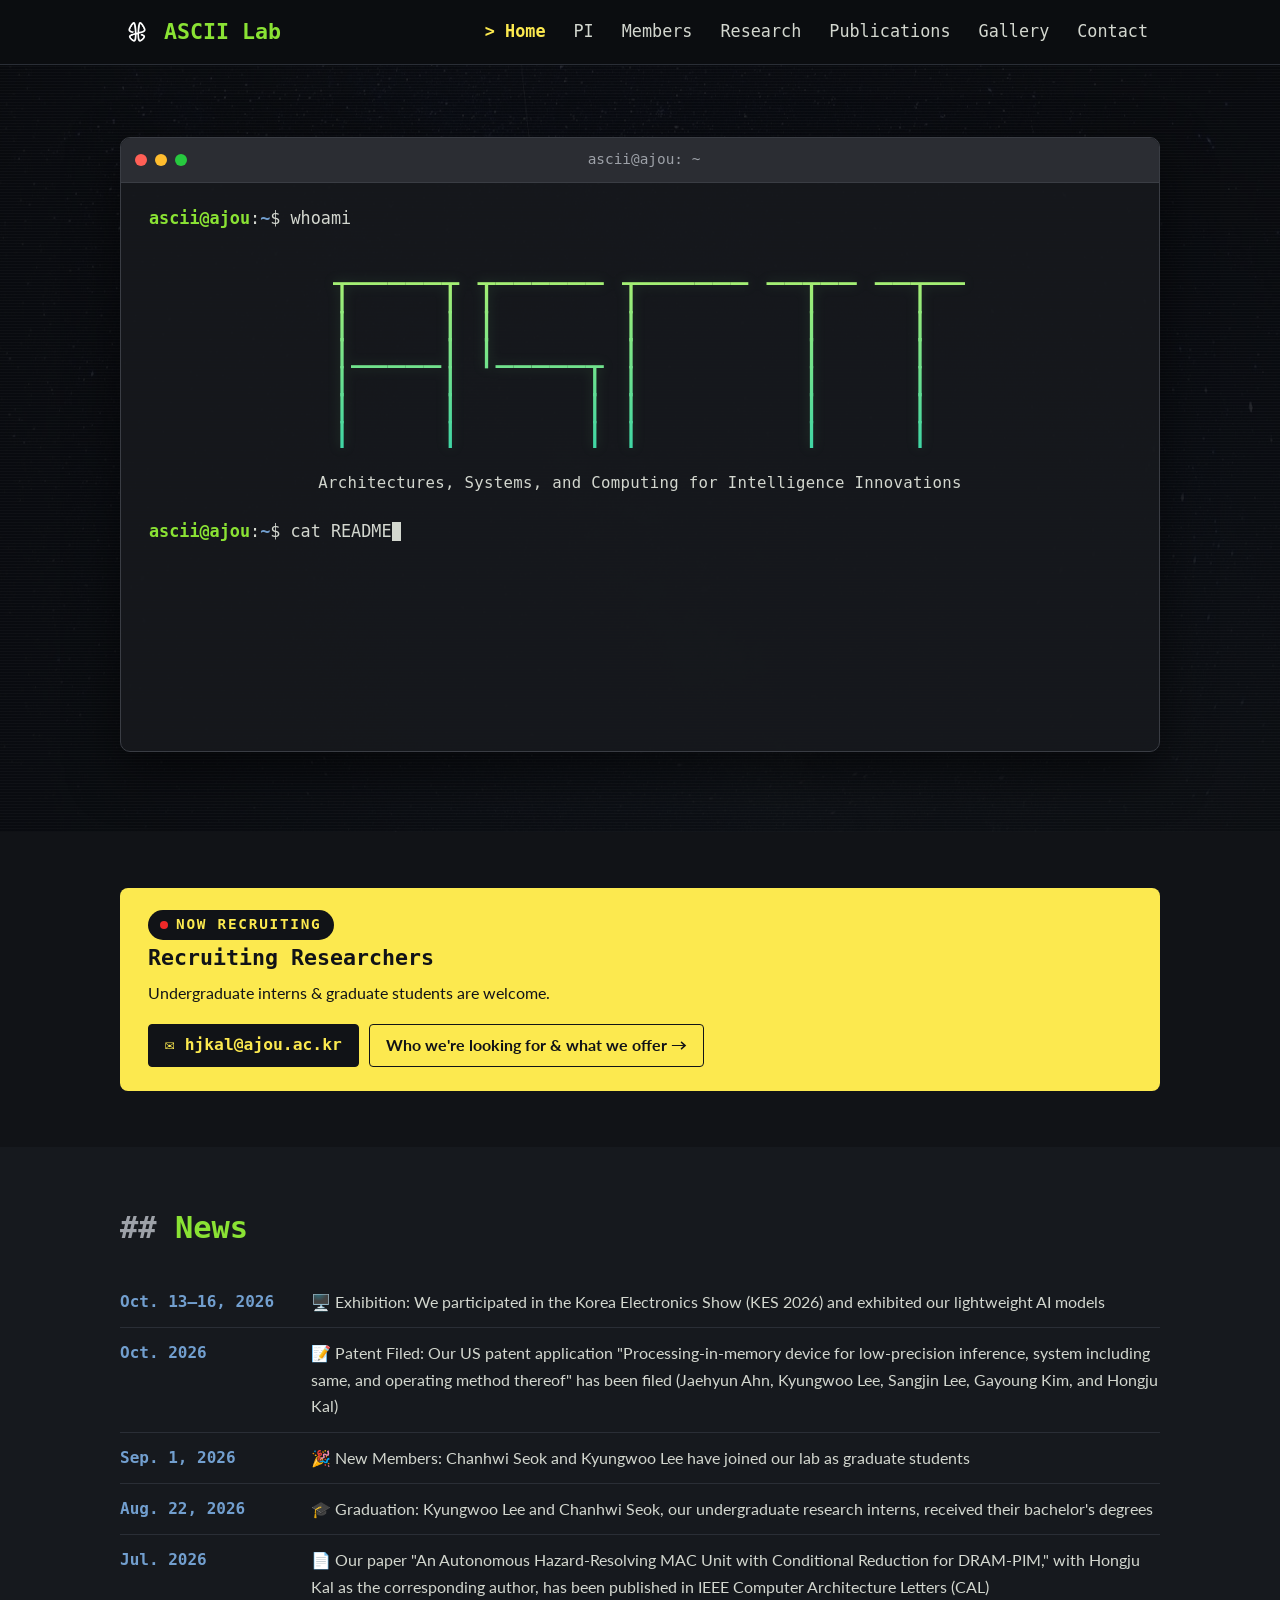
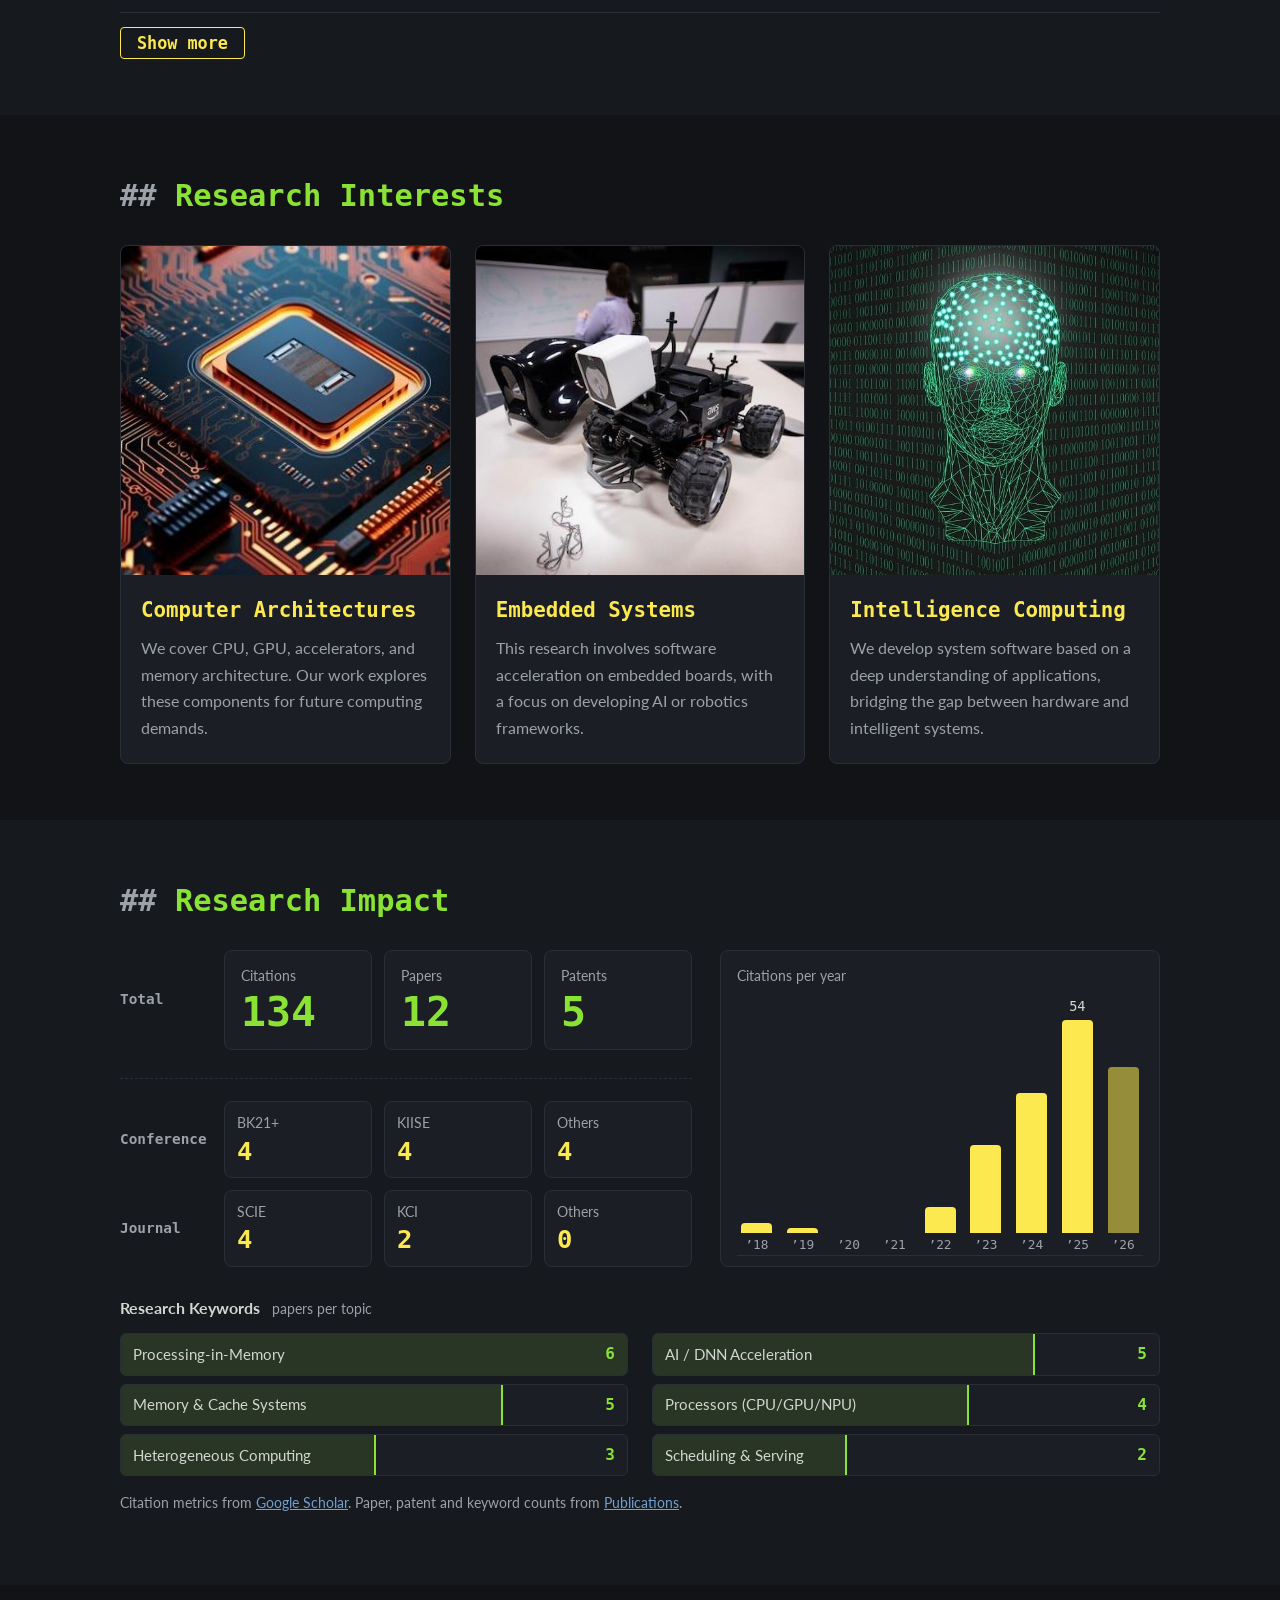
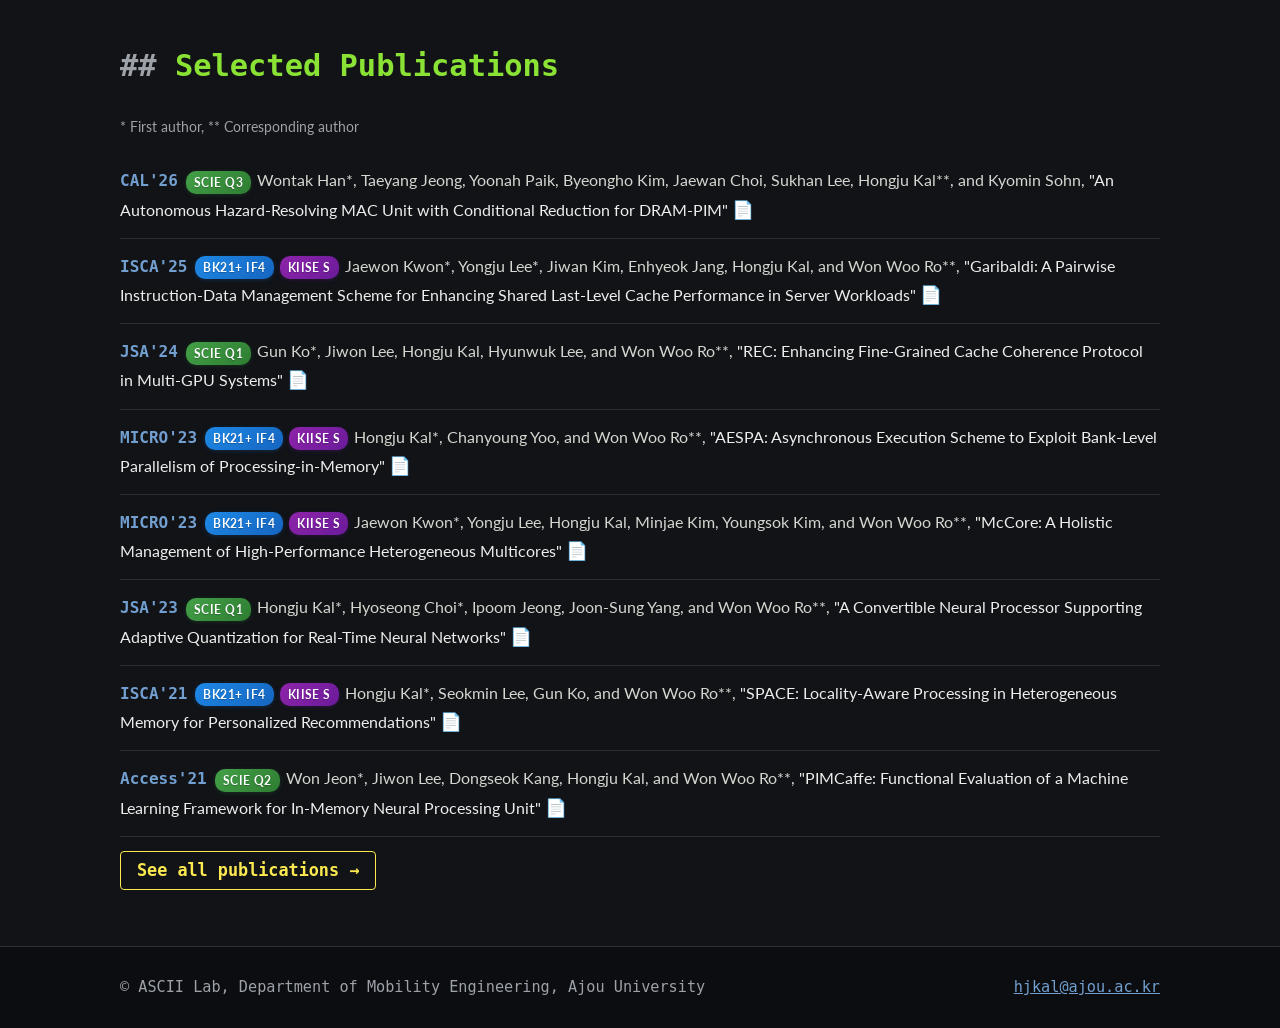
<file: index.html>
<!DOCTYPE html>
<html lang="en">
<head>
  <meta charset="utf-8">
  <meta name="viewport" content="width=device-width, initial-scale=1">
  <title>ASCII Lab | Ajou University</title>
  <meta name="description" content="ASCII Lab (Architectures, Systems, and Computing for Intelligence Innovations), Ajou University">
  <link rel="icon" href="assets/img/logo.png">
  <link rel="preconnect" href="https://fonts.googleapis.com">
  <link href="https://fonts.googleapis.com/css2?family=Lato:wght@400;700;900&family=Ubuntu+Mono:wght@400;700&display=swap" rel="stylesheet">
  <link rel="stylesheet" href="assets/css/style.css?v=62">
  <script src="assets/js/main.js?v=62" defer></script>
</head>
<body>
  <header class="site-header">
    <div class="container">
      <a class="brand" href="index.html"><img src="assets/img/logo.png" alt="">ASCII Lab</a>
      <button class="nav-toggle" aria-label="Menu">&#9776;</button>
      <nav class="nav">
        <a href="index.html" class="active">Home</a>
        <a href="professor.html">PI</a>
        <a href="members.html">Members</a>
        <a href="research.html">Research</a>
        <a href="publications.html">Publications</a>
        <a href="gallery.html">Gallery</a>
        <a href="contact.html">Contact</a>
      </nav>
    </div>
  </header>

  <div class="hero">
    <div class="terminal">
      <div class="term-bar">
        <span class="dot"></span><span class="dot"></span><span class="dot"></span>
        <span class="term-title">ascii@ajou: ~</span>
      </div>
      <div class="term-body">
        <p class="prompt"><span class="u">ascii@ajou</span>:<span class="d">~</span>$ whoami</p>
        <h1 aria-label="ASCII"><pre class="ascii-art" aria-hidden="true"> _______ _______ _______ _____ _____
 |     | |       |         |     |
 |     | |       |         |     |
 |_____| |______ |         |     |
 |     |       | |         |     |
 |     |       | |         |     |
 |     | ______| |_____  __|__ __|__</pre></h1>
        <p class="subtitle">Architectures, Systems, and Computing for Intelligence Innovations</p>
        <p class="prompt"><span class="u">ascii@ajou</span>:<span class="d">~</span>$ <span class="cmd">cat README.md</span></p>
        <p class="readme">ASCII lab explores the future of intelligent computing across <span class="kw">architectures, systems, and applications</span>. We design processors and system architectures that perform computing efficiently. Our lab also creates methods that allow AI to work in real-world environments like embedded systems, even with limited resources. By combining hardware and software innovation, <span class="kw">we aim to build intelligent systems</span> that are both practical and powerful.</p>
        <p class="prompt last"><span class="u">ascii@ajou</span>:<span class="d">~</span>$ <span class="cursor"></span></p>
      </div>
    </div>
  </div>

  <section>
    <div class="container">
      <div class="recruit">
        <p class="recruit-status"><span class="dot"></span>NOW RECRUITING</p>
        <h3>Recruiting Researchers</h3>
        <p>Undergraduate interns &amp; graduate students are welcome.</p>
        <div class="recruit-actions">
          <a class="btn-solid" href="mailto:hjkal@ajou.ac.kr">&#9993; hjkal@ajou.ac.kr</a>
          <a class="btn-line" href="contact.html#join">Who we're looking for &amp; what we offer &rarr;</a>
        </div>
      </div>
    </div>
  </section>

  <section class="alt">
    <div class="container">
      <h2 class="section-title">News</h2>
      <ul class="news">
        <li><span class="date">Oct. 13–16, 2026</span><span><a class="news-icon" href="gallery-kes-2026.html" title="Photos" aria-label="Photos">🖥️</a> Exhibition: We participated in the Korea Electronics Show (KES 2026) and exhibited our lightweight AI models</span></li>
        <li><span class="date">Oct. 2026</span><span><a class="news-icon" href="publications.html#patents" title="Patents" aria-label="Patents">📝</a> Patent Filed: Our US patent application "Processing-in-memory device for low-precision inference, system including same, and operating method thereof" has been filed (Jaehyun Ahn, Kyungwoo Lee, Sangjin Lee, Gayoung Kim, and Hongju Kal)</span></li>
        <li><span class="date">Sep. 1, 2026</span><span><a class="news-icon" href="members.html" title="Members" aria-label="Members">🎉</a> New Members: Chanhwi Seok and Kyungwoo Lee have joined our lab as graduate students</span></li>
        <li><span class="date">Aug. 22, 2026</span><span><a class="news-icon" href="gallery-graduation-2026.html" title="Photos" aria-label="Photos">🎓</a> Graduation: Kyungwoo Lee and Chanhwi Seok, our undergraduate research interns, received their bachelor's degrees</span></li>
        <li><span class="date">Jul. 2026</span><span><a class="news-icon" href="https://doi.org/10.1109/LCA.2026.3727232" target="_blank" rel="noopener" title="Paper" aria-label="Paper">📄</a> Our paper "An Autonomous Hazard-Resolving MAC Unit with Conditional Reduction for DRAM-PIM," with Hongju Kal as the corresponding author, has been published in IEEE Computer Architecture Letters (CAL)</span></li>
        <li><span class="date">Jul. 2026</span><span><a class="news-icon" href="publications.html#patents" title="Patents" aria-label="Patents">📝</a> Patent Filed: Our Korean patent application "Processing-in-memory device for low-precision inference, system including same, and operating method thereof" has been filed (Jaehyun Ahn, Kyungwoo Lee, Sangjin Lee, Gayoung Kim, and Hongju Kal)</span></li>
        <li><span class="date">Jun. 27–Jul. 8, 2026</span><span><a class="news-icon" href="gallery-umich-2026.html" title="Photos" aria-label="Photos">✈️</a> Summer Program: Hongju Kal and undergraduate students attended a summer short-term program at the University of Michigan, Ann Arbor</span></li>
        <li><span class="date">Mar. 1, 2026</span><span><a class="news-icon" href="members.html" title="Members" aria-label="Members">🎉</a> New Members: Sangjun Jung, Siwon Kwon, and Chanhwi Seok have joined our lab as undergraduate research interns</span></li>
        <li><span class="date">Jan. 1, 2026</span><span><a class="news-icon" href="members.html" title="Members" aria-label="Members">🎉</a> New Members: Gayoung Kim, Jaehyun Ahn, Kyungwoo Lee, and Sangjin Lee have joined our lab as undergraduate research interns</span></li>
        <li><span class="date">Sep. 1, 2025</span><span>🚀 ASCII Lab Opens Its Doors</span></li>
      </ul>
    </div>
  </section>

  <section>
    <div class="container">
      <h2 class="section-title">Research Interests</h2>
      <div class="cards">
        <div class="card">
          <img src="assets/img/ri-architecture.jpg" alt="Processor chip">
          <div class="body">
            <h3>Computer Architectures</h3>
            <p>We cover CPU, GPU, accelerators, and memory architecture. Our work explores these components for future computing demands.</p>
          </div>
        </div>
        <div class="card">
          <img src="assets/img/ri-embedded.jpg" alt="Embedded robot platform">
          <div class="body">
            <h3>Embedded Systems</h3>
            <p>This research involves software acceleration on embedded boards, with a focus on developing AI or robotics frameworks.</p>
          </div>
        </div>
        <div class="card">
          <img src="assets/img/ri-intelligence.jpg" alt="Intelligence computing">
          <div class="body">
            <h3>Intelligence Computing</h3>
            <p>We develop system software based on a deep understanding of applications, bridging the gap between hardware and intelligent systems.</p>
          </div>
        </div>
      </div>
    </div>
  </section>

  <!-- STATS:START -->
  <section class="alt">
    <div class="container">
      <h2 class="section-title">Research Impact</h2>
      <div class="impact" data-animate>
        <div class="stats-wrap">
          <div class="stats stats-main"><span class="row-lbl">Total</span>
            <div class="stat"><span class="lbl">Citations</span><span class="num" data-count="153">153</span></div>
            <div class="stat"><span class="lbl">Papers</span><span class="num" data-count="14">14</span></div>
            <div class="stat"><span class="lbl">Patents</span><span class="num" data-count="6">6</span></div>
          </div>
          <div class="stats-group">
          <div class="stats stats-sub"><span class="row-lbl">Conference</span>
            <div class="stat"><span class="lbl">BK21+</span><span class="num" data-count="4">4</span></div>
            <div class="stat"><span class="lbl">KIISE</span><span class="num" data-count="4">4</span></div>
            <div class="stat"><span class="lbl">Others</span><span class="num" data-count="4">4</span></div>
          </div>
          <div class="stats stats-sub"><span class="row-lbl">Journal</span>
            <div class="stat"><span class="lbl">SCIE</span><span class="num" data-count="4">4</span></div>
            <div class="stat"><span class="lbl">KCI</span><span class="num" data-count="2">2</span></div>
            <div class="stat"><span class="lbl">Others</span><span class="num" data-count="0">0</span></div>
          </div>
          </div>
        </div>
        <figure class="cite-chart">
          <figcaption>Citations per year</figcaption>
          <ol class="bars">
          <li class="bar" style="--h:4%" tabindex="0" aria-label="2018: 2 citations" data-tip="2018: 2 citations"><span class="b"></span><span class="y">&rsquo;18</span></li>
          <li class="bar" style="--h:2%" tabindex="0" aria-label="2019: 1 citation" data-tip="2019: 1 citation"><span class="b"></span><span class="y">&rsquo;19</span></li>
          <li class="bar" style="--h:0%" tabindex="0" aria-label="2020: 0 citations" data-tip="2020: 0 citations"><span class="b"></span><span class="y">&rsquo;20</span></li>
          <li class="bar" style="--h:0%" tabindex="0" aria-label="2021: 0 citations" data-tip="2021: 0 citations"><span class="b"></span><span class="y">&rsquo;21</span></li>
          <li class="bar" style="--h:11%" tabindex="0" aria-label="2022: 6 citations" data-tip="2022: 6 citations"><span class="b"></span><span class="y">&rsquo;22</span></li>
          <li class="bar" style="--h:37%" tabindex="0" aria-label="2023: 20 citations" data-tip="2023: 20 citations"><span class="b"></span><span class="y">&rsquo;23</span></li>
          <li class="bar" style="--h:59%" tabindex="0" aria-label="2024: 32 citations" data-tip="2024: 32 citations"><span class="b"></span><span class="y">&rsquo;24</span></li>
          <li class="bar" style="--h:100%" tabindex="0" aria-label="2025: 54 citations" data-tip="2025: 54 citations"><span class="v">54</span><span class="b"></span><span class="y">&rsquo;25</span></li>
          <li class="bar ytd" style="--h:70%" tabindex="0" aria-label="2026: 38 citations (so far)" data-tip="2026: 38 citations (so far)"><span class="b"></span><span class="y">&rsquo;26</span></li>
          </ol>
        </figure>
      </div>
      <div class="keywords" data-animate>
        <h3>Research Keywords <span>papers per topic</span></h3>
        <ul>
          <li style="--w:100%"><span class="k">Processing-in-Memory</span><span class="c" data-count="8">8</span></li>
          <li style="--w:75%"><span class="k">AI / DNN Acceleration</span><span class="c" data-count="6">6</span></li>
          <li style="--w:75%"><span class="k">Memory &amp; Cache Systems</span><span class="c" data-count="6">6</span></li>
          <li style="--w:62%"><span class="k">Processors (CPU/GPU/NPU)</span><span class="c" data-count="5">5</span></li>
          <li style="--w:50%"><span class="k">Heterogeneous Computing</span><span class="c" data-count="4">4</span></li>
          <li style="--w:38%"><span class="k">Scheduling &amp; Serving</span><span class="c" data-count="3">3</span></li>
        </ul>
      </div>
      <p class="note">Citation metrics from <a href="https://scholar.google.com/citations?user=mmae918AAAAJ" target="_blank" rel="noopener">Google Scholar</a>. Paper, patent and keyword counts from <a href="publications.html">Publications</a>.</p>
    </div>
  </section>
  <!-- STATS:END -->

  <section>
    <div class="container">
      <h2 class="section-title">Selected Publications</h2>
      <p class="note">* First author, ** Corresponding author</p>
      <ul class="pubs selected">
        <li><span class="venue">CAL'26</span><span class="tag sci">SCIE Q3</span>Wontak Han*, Taeyang Jeong, Yoonah Paik, Byeongho Kim, Jaewan Choi, Sukhan Lee, <span class="me">Hongju Kal</span>**, and Kyomin Sohn, <span class="title">"An Autonomous Hazard-Resolving MAC Unit with Conditional Reduction for DRAM-PIM"</span> <a class="paper-link" href="https://doi.org/10.1109/LCA.2026.3727232" target="_blank" rel="noopener" title="Paper" aria-label="Paper">📄</a></li>
        <li><span class="venue">ISCA'25</span><span class="tag bk">BK21+ IF4</span><span class="tag kiise">KIISE S</span>Jaewon Kwon*, Yongju Lee*, Jiwan Kim, Enhyeok Jang, <span class="me">Hongju Kal</span>, and Won Woo Ro**, <span class="title">"Garibaldi: A Pairwise Instruction-Data Management Scheme for Enhancing Shared Last-Level Cache Performance in Server Workloads"</span> <a class="paper-link" href="https://dl.acm.org/doi/10.1145/3695053.3731029" target="_blank" rel="noopener" title="Paper" aria-label="Paper">📄</a></li>
        <li><span class="venue">JSA'24</span><span class="tag sci">SCIE Q1</span>Gun Ko*, Jiwon Lee, <span class="me">Hongju Kal</span>, Hyunwuk Lee, and Won Woo Ro**, <span class="title">"REC: Enhancing Fine-Grained Cache Coherence Protocol in Multi-GPU Systems"</span> <a class="paper-link" href="https://dl.acm.org/doi/10.1016/j.sysarc.2025.103339" target="_blank" rel="noopener" title="Paper" aria-label="Paper">📄</a></li>
        <li><span class="venue">MICRO'23</span><span class="tag bk">BK21+ IF4</span><span class="tag kiise">KIISE S</span><span class="me">Hongju Kal</span>*, Chanyoung Yoo, and Won Woo Ro**, <span class="title">"AESPA: Asynchronous Execution Scheme to Exploit Bank-Level Parallelism of Processing-in-Memory"</span> <a class="paper-link" href="https://dl.acm.org/doi/10.1145/3613424.3614314" target="_blank" rel="noopener" title="Paper" aria-label="Paper">📄</a></li>
        <li><span class="venue">MICRO'23</span><span class="tag bk">BK21+ IF4</span><span class="tag kiise">KIISE S</span>Jaewon Kwon*, Yongju Lee, <span class="me">Hongju Kal</span>, Minjae Kim, Youngsok Kim, and Won Woo Ro**, <span class="title">"McCore: A Holistic Management of High-Performance Heterogeneous Multicores"</span> <a class="paper-link" href="https://dl.acm.org/doi/10.1145/3613424.3614295" target="_blank" rel="noopener" title="Paper" aria-label="Paper">📄</a></li>
        <li><span class="venue">JSA'23</span><span class="tag sci">SCIE Q1</span><span class="me">Hongju Kal</span>*, Hyoseong Choi*, Ipoom Jeong, Joon-Sung Yang, and Won Woo Ro**, <span class="title">"A Convertible Neural Processor Supporting Adaptive Quantization for Real-Time Neural Networks"</span> <a class="paper-link" href="https://dl.acm.org/doi/10.1016/j.sysarc.2023.103025" target="_blank" rel="noopener" title="Paper" aria-label="Paper">📄</a></li>
        <li><span class="venue">ISCA'21</span><span class="tag bk">BK21+ IF4</span><span class="tag kiise">KIISE S</span><span class="me">Hongju Kal</span>*, Seokmin Lee, Gun Ko, and Won Woo Ro**, <span class="title">"SPACE: Locality-Aware Processing in Heterogeneous Memory for Personalized Recommendations"</span> <a class="paper-link" href="https://dl.acm.org/doi/10.1109/ISCA52012.2021.00059" target="_blank" rel="noopener" title="Paper" aria-label="Paper">📄</a></li>
        <li><span class="venue">Access'21</span><span class="tag sci">SCIE Q2</span>Won Jeon*, Jiwon Lee, Dongseok Kang, <span class="me">Hongju Kal</span>, and Won Woo Ro**, <span class="title">"PIMCaffe: Functional Evaluation of a Machine Learning Framework for In-Memory Neural Processing Unit"</span> <a class="paper-link" href="https://ieeexplore.ieee.org/document/9469808" target="_blank" rel="noopener" title="Paper" aria-label="Paper">📄</a></li>
      </ul>
      <a class="more-btn" href="publications.html">See all publications &rarr;</a>
    </div>
  </section>

  <footer class="site-footer">
    <div class="container">
      <span>&copy; ASCII Lab, Department of Mobility Engineering, Ajou University</span>
      <span><a href="mailto:hjkal@ajou.ac.kr">hjkal@ajou.ac.kr</a></span>
    </div>
  </footer>
</body>
</html>
</file>
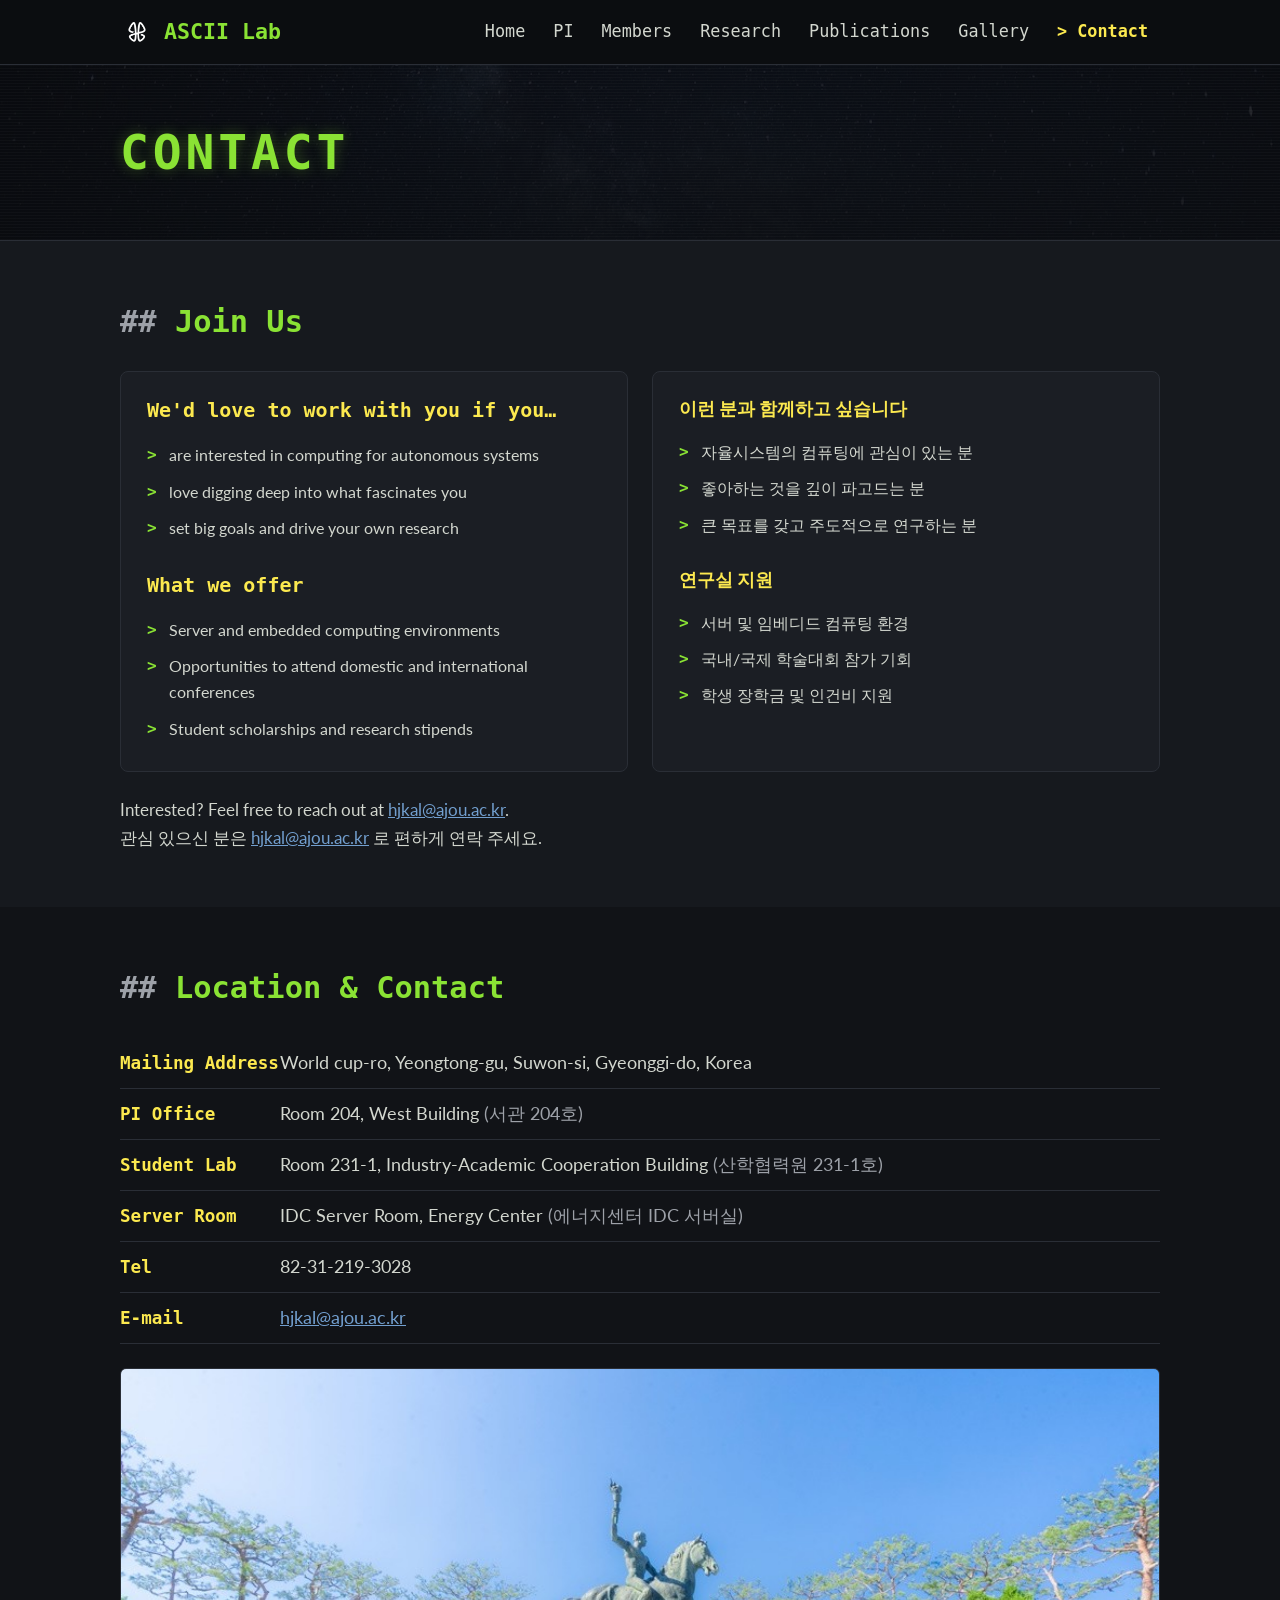
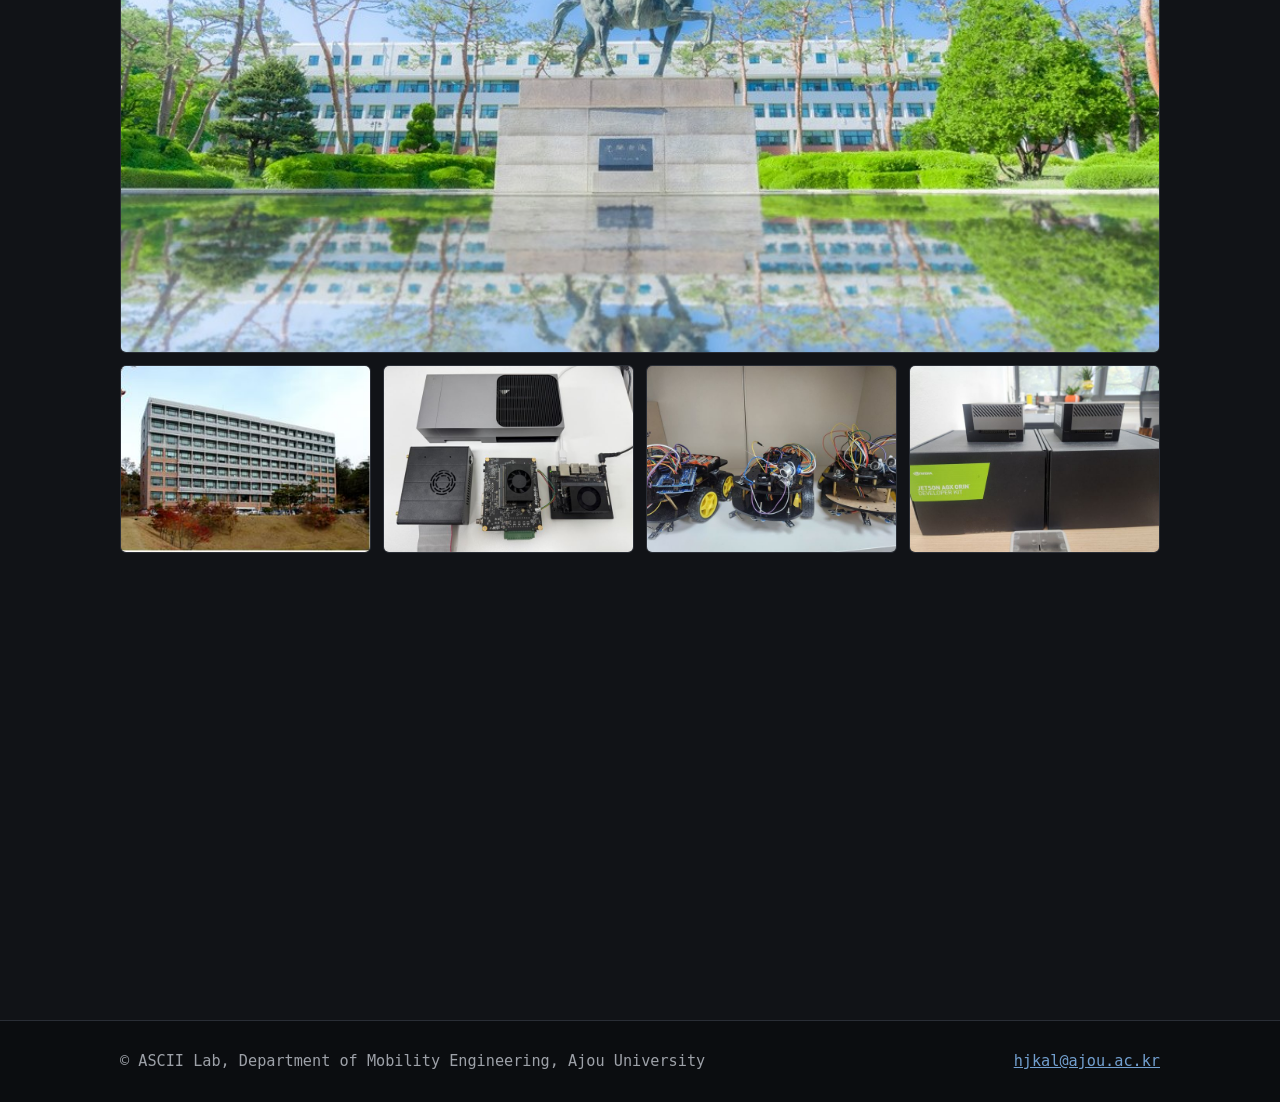
<file: contact.html>
<!DOCTYPE html>
<html lang="en">
<head>
  <meta charset="utf-8">
  <meta name="viewport" content="width=device-width, initial-scale=1">
  <title>Contact | ASCII Lab</title>
  <link rel="icon" href="assets/img/logo.png">
  <link rel="preconnect" href="https://fonts.googleapis.com">
  <link href="https://fonts.googleapis.com/css2?family=Lato:wght@400;700;900&family=Ubuntu+Mono:wght@400;700&display=swap" rel="stylesheet">
  <link rel="stylesheet" href="assets/css/style.css?v=62">
  <script src="assets/js/main.js?v=62" defer></script>
</head>
<body>
  <header class="site-header">
    <div class="container">
      <a class="brand" href="index.html"><img src="assets/img/logo.png" alt="">ASCII Lab</a>
      <button class="nav-toggle" aria-label="Menu">&#9776;</button>
      <nav class="nav">
        <a href="index.html">Home</a>
        <a href="professor.html">PI</a>
        <a href="members.html">Members</a>
        <a href="research.html">Research</a>
        <a href="publications.html">Publications</a>
        <a href="gallery.html">Gallery</a>
        <a href="contact.html" class="active">Contact</a>
      </nav>
    </div>
  </header>

  <div class="page-banner">
    <div class="container">
      <h1>CONTACT</h1>
    </div>
  </div>

  <section class="alt" id="join">
    <div class="container">
      <h2 class="section-title">Join Us</h2>
      <div class="join">
        <div class="join-card" lang="en">
          <h3>We'd love to work with you if you…</h3>
          <ul>
            <li>are interested in computing for autonomous systems</li>
            <li>love digging deep into what fascinates you</li>
            <li>set big goals and drive your own research</li>
          </ul>
          <h3>What we offer</h3>
          <ul>
            <li>Server and embedded computing environments</li>
            <li>Opportunities to attend domestic and international conferences</li>
            <li>Student scholarships and research stipends</li>
          </ul>
        </div>
        <div class="join-card" lang="ko">
          <h3>이런 분과 함께하고 싶습니다</h3>
          <ul>
            <li>자율시스템의 컴퓨팅에 관심이 있는 분</li>
            <li>좋아하는 것을 깊이 파고드는 분</li>
            <li>큰 목표를 갖고 주도적으로 연구하는 분</li>
          </ul>
          <h3>연구실 지원</h3>
          <ul>
            <li>서버 및 임베디드 컴퓨팅 환경</li>
            <li>국내/국제 학술대회 참가 기회</li>
            <li>학생 장학금 및 인건비 지원</li>
          </ul>
        </div>
      </div>
      <p class="join-cta">Interested? Feel free to reach out at <a href="mailto:hjkal@ajou.ac.kr">hjkal@ajou.ac.kr</a>.<br>
      관심 있으신 분은 <a href="mailto:hjkal@ajou.ac.kr">hjkal@ajou.ac.kr</a> 로 편하게 연락 주세요.</p>
    </div>
  </section>

  <section>
    <div class="container">
      <h2 class="section-title">Location &amp; Contact</h2>
      <ul class="contact-list">
        <li><strong>Mailing Address</strong>World cup-ro, Yeongtong-gu, Suwon-si, Gyeonggi-do, Korea</li>
        <li><strong>PI Office</strong>Room 204, West Building <span class="ko-note">(서관 204호)</span></li>
        <li><strong>Student Lab</strong>Room 231-1, Industry-Academic Cooperation Building <span class="ko-note">(산학협력원 231-1호)</span></li>
        <li><strong>Server Room</strong>IDC Server Room, Energy Center <span class="ko-note">(에너지센터 IDC 서버실)</span></li>
        <li><strong>Tel</strong>82-31-219-3028</li>
        <li><strong>E-mail</strong><a href="mailto:hjkal@ajou.ac.kr">hjkal@ajou.ac.kr</a></li>
      </ul>
      <figure class="campus-photo">
        <a href="assets/img/lab/pioneer-statue.jpg" target="_blank" rel="noopener"><img src="assets/img/lab/pioneer-statue.jpg" alt="Pioneer Statue (선구자상), Ajou University" loading="lazy"></a>
      </figure>
      <div class="lab-photos">
        <a href="assets/img/lab/lab-0.jpg" target="_blank" rel="noopener"><img src="assets/img/lab/lab-0-thumb.jpg" alt="Lab building" loading="lazy"></a>
        <a href="assets/img/lab/lab-1.jpg" target="_blank" rel="noopener"><img src="assets/img/lab/lab-1-thumb.jpg" alt="Embedded computing boards" loading="lazy"></a>
        <a href="assets/img/lab/lab-2.jpg" target="_blank" rel="noopener"><img src="assets/img/lab/lab-2-thumb.jpg" alt="Robot car platforms" loading="lazy"></a>
        <a href="assets/img/lab/lab-3.jpg" target="_blank" rel="noopener"><img src="assets/img/lab/lab-3-thumb.jpg" alt="NVIDIA Jetson AGX Orin developer kits" loading="lazy"></a>
      </div>
      <iframe class="map" loading="lazy" title="Ajou University map"
        src="https://maps.google.com/maps?q=Ajou%20University%20Suwon&amp;z=16&amp;output=embed"></iframe>
    </div>
  </section>

  <footer class="site-footer">
    <div class="container">
      <span>&copy; ASCII Lab, Department of Mobility Engineering, Ajou University</span>
      <span><a href="mailto:hjkal@ajou.ac.kr">hjkal@ajou.ac.kr</a></span>
    </div>
  </footer>
</body>
</html>
</file>
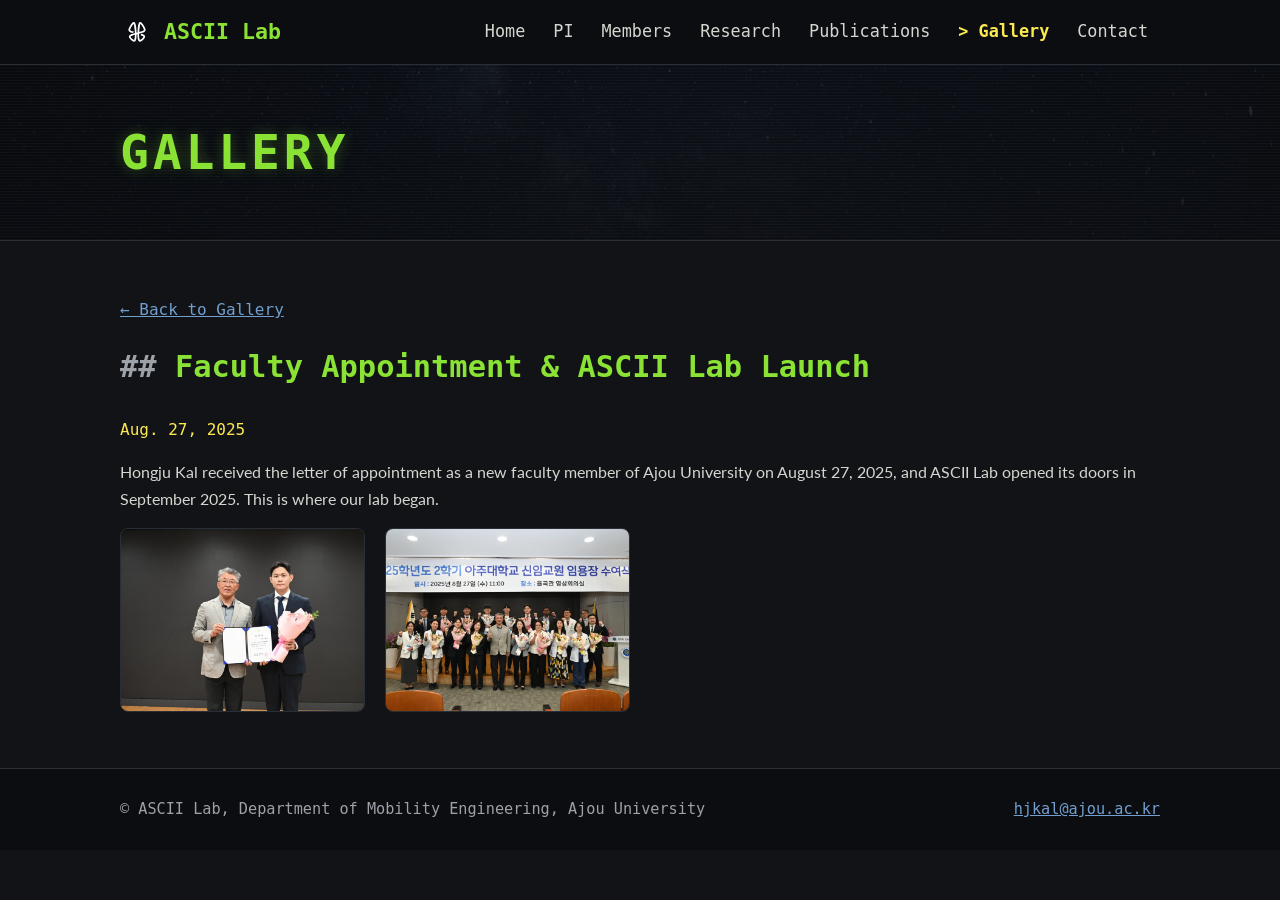
<file: gallery-appointment-2025.html>
<!DOCTYPE html>
<html lang="en">
<head>
  <meta charset="utf-8">
  <meta name="viewport" content="width=device-width, initial-scale=1">
  <title>ASCII Lab Launch 2025 | ASCII Lab</title>
  <link rel="icon" href="assets/img/logo.png">
  <link rel="preconnect" href="https://fonts.googleapis.com">
  <link href="https://fonts.googleapis.com/css2?family=Lato:wght@400;700;900&family=Ubuntu+Mono:wght@400;700&display=swap" rel="stylesheet">
  <link rel="stylesheet" href="assets/css/style.css?v=62">
  <script src="assets/js/main.js?v=62" defer></script>
</head>
<body>
  <header class="site-header">
    <div class="container">
      <a class="brand" href="index.html"><img src="assets/img/logo.png" alt="">ASCII Lab</a>
      <button class="nav-toggle" aria-label="Menu">&#9776;</button>
      <nav class="nav">
        <a href="index.html">Home</a>
        <a href="professor.html">PI</a>
        <a href="members.html">Members</a>
        <a href="research.html">Research</a>
        <a href="publications.html">Publications</a>
        <a href="gallery.html" class="active">Gallery</a>
        <a href="contact.html">Contact</a>
      </nav>
    </div>
  </header>

  <div class="page-banner">
    <div class="container">
      <h1>GALLERY</h1>
    </div>
  </div>

  <section>
    <div class="container">
      <p class="back-link"><a href="gallery.html">&larr; Back to Gallery</a></p>
      <h2 class="section-title">Faculty Appointment &amp; ASCII Lab Launch</h2>
      <p class="event-meta"><span class="date">Aug. 27, 2025</span></p>
      <p>Hongju Kal received the letter of appointment as a new faculty member of Ajou University on August 27, 2025, and ASCII Lab opened its doors in September 2025. This is where our lab began.</p>

      <div class="gallery event-photos">
        <figure><a href="assets/img/gallery/appointment-2025/appointment-1.jpg" target="_blank" rel="noopener"><img src="assets/img/gallery/appointment-2025/appointment-1-thumb.jpg" alt="Hongju Kal receiving the letter of appointment" loading="lazy"></a></figure>
        <figure><a href="assets/img/gallery/appointment-2025/appointment-2.jpg" target="_blank" rel="noopener"><img src="assets/img/gallery/appointment-2025/appointment-2-thumb.jpg" alt="Group photo of new faculty members, Fall 2025" loading="lazy"></a></figure>
      </div>
    </div>
  </section>

  <footer class="site-footer">
    <div class="container">
      <span>&copy; ASCII Lab, Department of Mobility Engineering, Ajou University</span>
      <span><a href="mailto:hjkal@ajou.ac.kr">hjkal@ajou.ac.kr</a></span>
    </div>
  </footer>
</body>
</html>
</file>
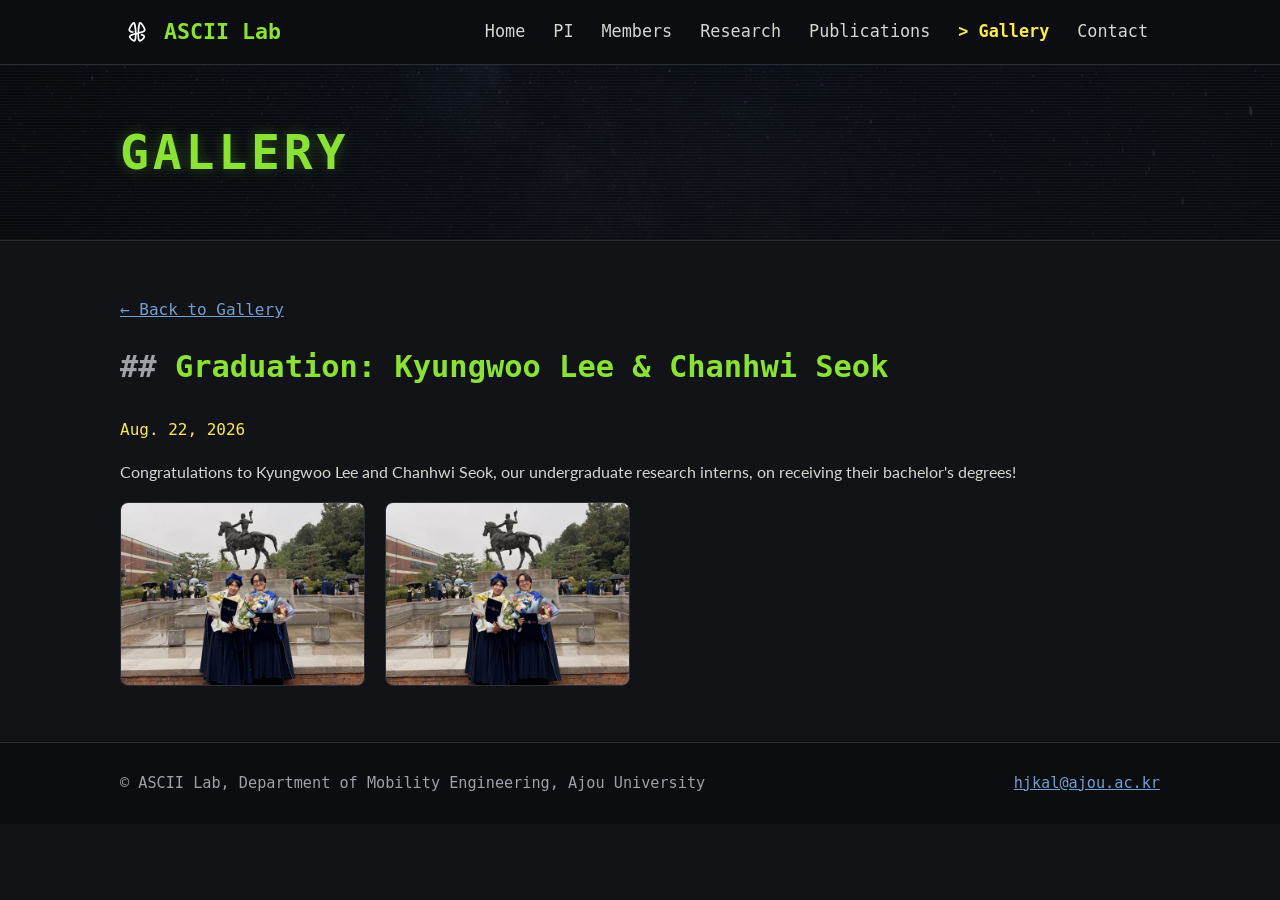
<file: gallery-graduation-2026.html>
<!DOCTYPE html>
<html lang="en">
<head>
  <meta charset="utf-8">
  <meta name="viewport" content="width=device-width, initial-scale=1">
  <title>Graduation 2026 | ASCII Lab</title>
  <link rel="icon" href="assets/img/logo.png">
  <link rel="preconnect" href="https://fonts.googleapis.com">
  <link href="https://fonts.googleapis.com/css2?family=Lato:wght@400;700;900&family=Ubuntu+Mono:wght@400;700&display=swap" rel="stylesheet">
  <link rel="stylesheet" href="assets/css/style.css?v=62">
  <script src="assets/js/main.js?v=62" defer></script>
</head>
<body>
  <header class="site-header">
    <div class="container">
      <a class="brand" href="index.html"><img src="assets/img/logo.png" alt="">ASCII Lab</a>
      <button class="nav-toggle" aria-label="Menu">&#9776;</button>
      <nav class="nav">
        <a href="index.html">Home</a>
        <a href="professor.html">PI</a>
        <a href="members.html">Members</a>
        <a href="research.html">Research</a>
        <a href="publications.html">Publications</a>
        <a href="gallery.html" class="active">Gallery</a>
        <a href="contact.html">Contact</a>
      </nav>
    </div>
  </header>

  <div class="page-banner">
    <div class="container">
      <h1>GALLERY</h1>
    </div>
  </div>

  <section>
    <div class="container">
      <p class="back-link"><a href="gallery.html">&larr; Back to Gallery</a></p>
      <h2 class="section-title">Graduation: Kyungwoo Lee &amp; Chanhwi Seok</h2>
      <p class="event-meta"><span class="date">Aug. 22, 2026</span></p>
      <p>Congratulations to Kyungwoo Lee and Chanhwi Seok, our undergraduate research interns, on receiving their bachelor's degrees!</p>

      <div class="gallery event-photos">
        <figure><a href="assets/img/gallery/graduation-2026/graduation-1.jpg" target="_blank" rel="noopener"><img src="assets/img/gallery/graduation-2026/graduation-1-thumb.jpg" alt="Graduation photo 1" loading="lazy" style="object-position: center 78%"></a></figure>
        <figure><a href="assets/img/gallery/graduation-2026/graduation-2.jpg" target="_blank" rel="noopener"><img src="assets/img/gallery/graduation-2026/graduation-2-thumb.jpg" alt="Graduation photo 2" loading="lazy" style="object-position: center 78%"></a></figure>
      </div>
    </div>
  </section>

  <footer class="site-footer">
    <div class="container">
      <span>&copy; ASCII Lab, Department of Mobility Engineering, Ajou University</span>
      <span><a href="mailto:hjkal@ajou.ac.kr">hjkal@ajou.ac.kr</a></span>
    </div>
  </footer>
</body>
</html>
</file>
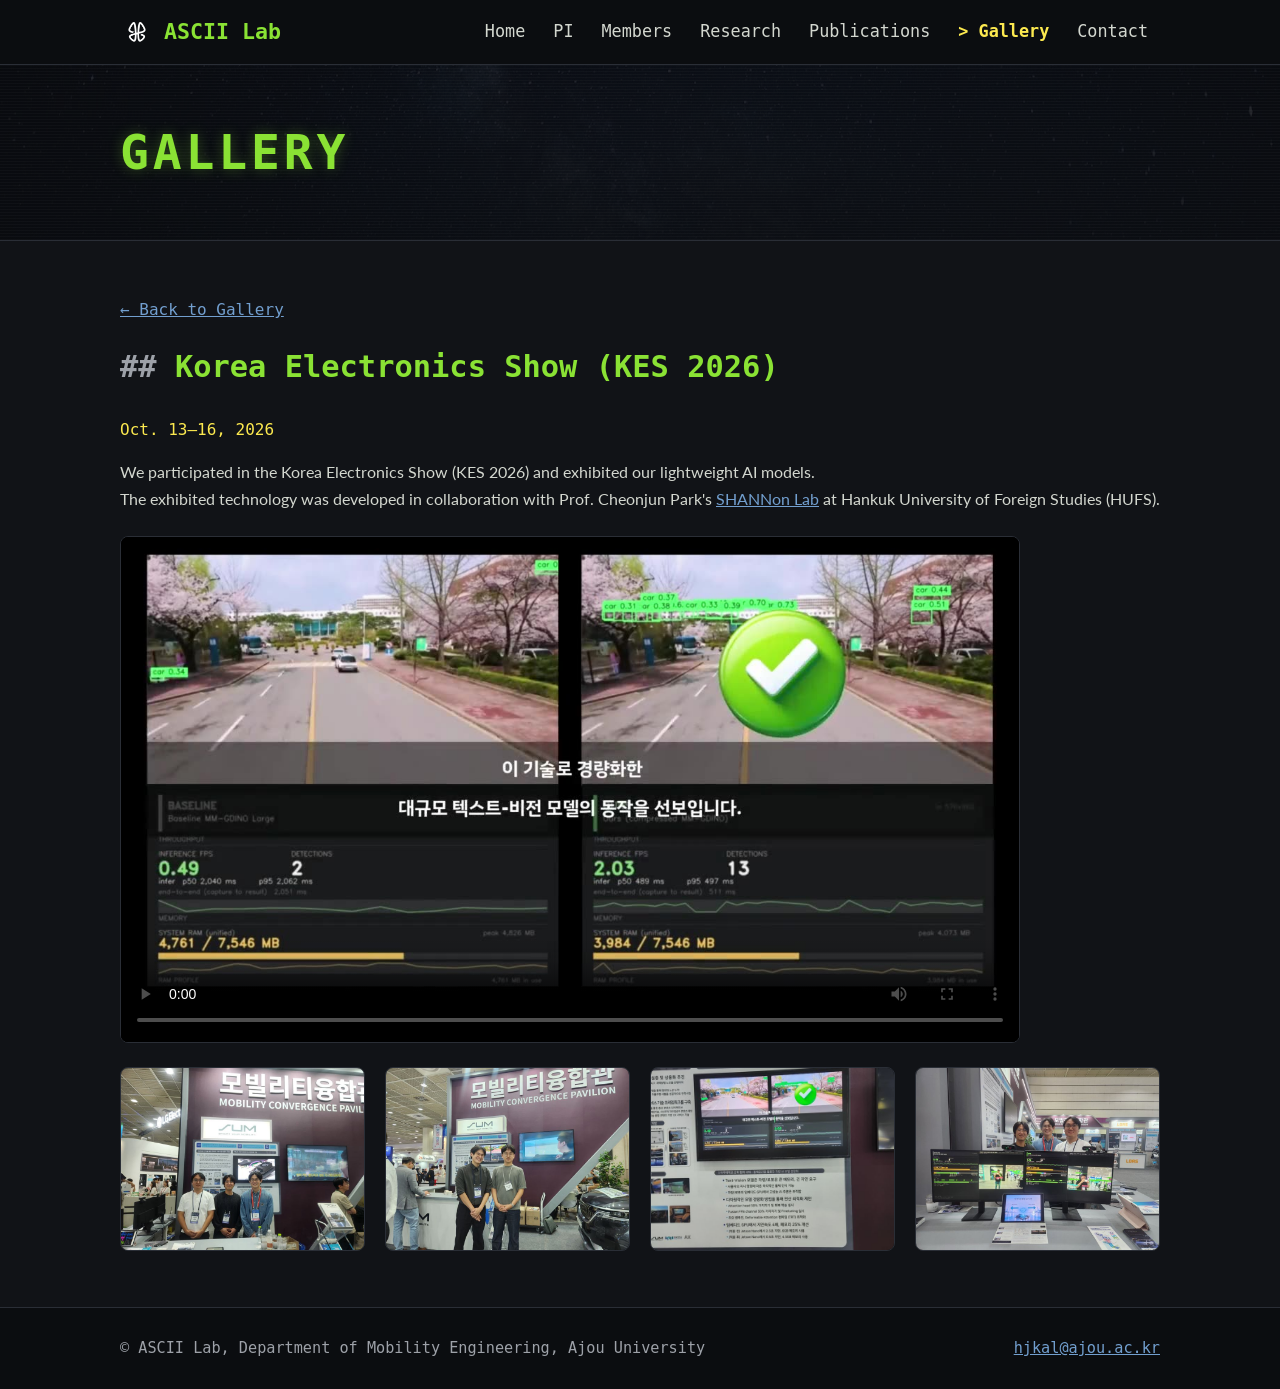
<file: gallery-kes-2026.html>
<!DOCTYPE html>
<html lang="en">
<head>
  <meta charset="utf-8">
  <meta name="viewport" content="width=device-width, initial-scale=1">
  <title>KES 2026 | ASCII Lab</title>
  <link rel="icon" href="assets/img/logo.png">
  <link rel="preconnect" href="https://fonts.googleapis.com">
  <link href="https://fonts.googleapis.com/css2?family=Lato:wght@400;700;900&family=Ubuntu+Mono:wght@400;700&display=swap" rel="stylesheet">
  <link rel="stylesheet" href="assets/css/style.css?v=62">
  <script src="assets/js/main.js?v=62" defer></script>
</head>
<body>
  <header class="site-header">
    <div class="container">
      <a class="brand" href="index.html"><img src="assets/img/logo.png" alt="">ASCII Lab</a>
      <button class="nav-toggle" aria-label="Menu">&#9776;</button>
      <nav class="nav">
        <a href="index.html">Home</a>
        <a href="professor.html">PI</a>
        <a href="members.html">Members</a>
        <a href="research.html">Research</a>
        <a href="publications.html">Publications</a>
        <a href="gallery.html" class="active">Gallery</a>
        <a href="contact.html">Contact</a>
      </nav>
    </div>
  </header>

  <div class="page-banner">
    <div class="container">
      <h1>GALLERY</h1>
    </div>
  </div>

  <section>
    <div class="container">
      <p class="back-link"><a href="gallery.html">&larr; Back to Gallery</a></p>
      <h2 class="section-title">Korea Electronics Show (KES 2026)</h2>
      <p class="event-meta"><span class="date">Oct. 13–16, 2026</span></p>
      <p>We participated in the Korea Electronics Show (KES 2026) and exhibited our lightweight AI models.<br>
      The exhibited technology was developed in collaboration with Prof. Cheonjun Park's <a href="https://sites.google.com/hufs.ac.kr/shannon/shannon-lab" target="_blank" rel="noopener">SHANNon Lab</a> at Hankuk University of Foreign Studies (HUFS).</p>

      <div class="event-video">
        <video controls preload="metadata" poster="assets/img/gallery/kes-2026/kes-video-poster.jpg">
          <source src="assets/img/gallery/kes-2026/kes-video.mp4" type="video/mp4">
        </video>
      </div>

      <div class="gallery event-photos">
        <figure><a href="assets/img/gallery/kes-2026/kes-1.jpg" target="_blank" rel="noopener"><img src="assets/img/gallery/kes-2026/kes-1-thumb.jpg" alt="KES 2026 photo 1" loading="lazy"></a></figure>
        <figure><a href="assets/img/gallery/kes-2026/kes-2.jpg" target="_blank" rel="noopener"><img src="assets/img/gallery/kes-2026/kes-2-thumb.jpg" alt="KES 2026 photo 2" loading="lazy"></a></figure>
        <figure><a href="assets/img/gallery/kes-2026/kes-3.jpg" target="_blank" rel="noopener"><img src="assets/img/gallery/kes-2026/kes-3-thumb.jpg" alt="KES 2026 photo 3" loading="lazy"></a></figure>
        <figure><a href="assets/img/gallery/kes-2026/kes-4.jpg" target="_blank" rel="noopener"><img src="assets/img/gallery/kes-2026/kes-4-thumb.jpg" alt="KES 2026 photo 4" loading="lazy"></a></figure>
      </div>
    </div>
  </section>

  <footer class="site-footer">
    <div class="container">
      <span>&copy; ASCII Lab, Department of Mobility Engineering, Ajou University</span>
      <span><a href="mailto:hjkal@ajou.ac.kr">hjkal@ajou.ac.kr</a></span>
    </div>
  </footer>
</body>
</html>
</file>
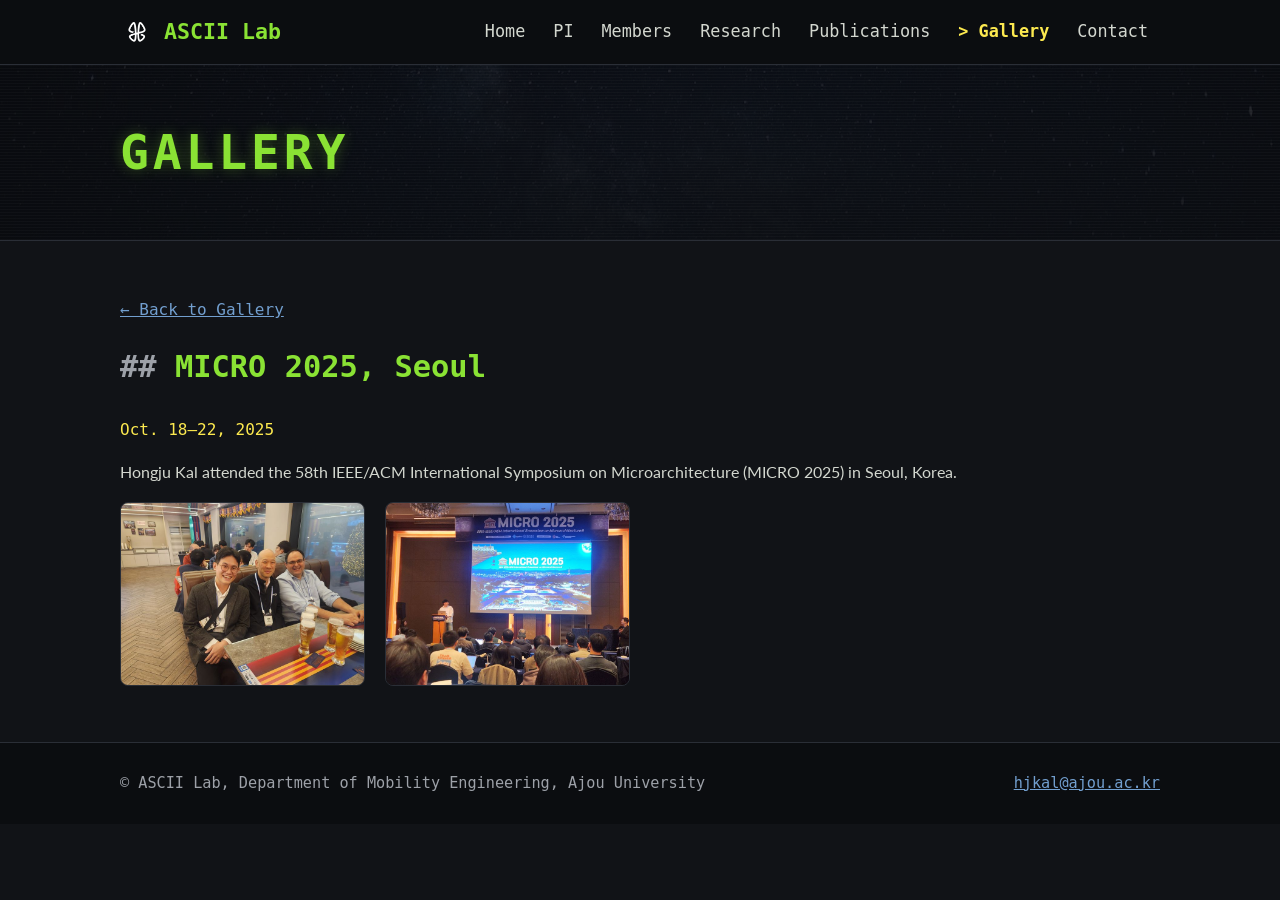
<file: gallery-micro-2025.html>
<!DOCTYPE html>
<html lang="en">
<head>
  <meta charset="utf-8">
  <meta name="viewport" content="width=device-width, initial-scale=1">
  <title>MICRO 2025 | ASCII Lab</title>
  <link rel="icon" href="assets/img/logo.png">
  <link rel="preconnect" href="https://fonts.googleapis.com">
  <link href="https://fonts.googleapis.com/css2?family=Lato:wght@400;700;900&family=Ubuntu+Mono:wght@400;700&display=swap" rel="stylesheet">
  <link rel="stylesheet" href="assets/css/style.css?v=62">
  <script src="assets/js/main.js?v=62" defer></script>
</head>
<body>
  <header class="site-header">
    <div class="container">
      <a class="brand" href="index.html"><img src="assets/img/logo.png" alt="">ASCII Lab</a>
      <button class="nav-toggle" aria-label="Menu">&#9776;</button>
      <nav class="nav">
        <a href="index.html">Home</a>
        <a href="professor.html">PI</a>
        <a href="members.html">Members</a>
        <a href="research.html">Research</a>
        <a href="publications.html">Publications</a>
        <a href="gallery.html" class="active">Gallery</a>
        <a href="contact.html">Contact</a>
      </nav>
    </div>
  </header>

  <div class="page-banner">
    <div class="container">
      <h1>GALLERY</h1>
    </div>
  </div>

  <section>
    <div class="container">
      <p class="back-link"><a href="gallery.html">&larr; Back to Gallery</a></p>
      <h2 class="section-title">MICRO 2025, Seoul</h2>
      <p class="event-meta"><span class="date">Oct. 18–22, 2025</span></p>
      <p>Hongju Kal attended the 58th IEEE/ACM International Symposium on Microarchitecture (MICRO 2025) in Seoul, Korea.</p>

      <div class="gallery event-photos">
        <figure><a href="assets/img/gallery/micro-2025/micro-1.jpg" target="_blank" rel="noopener"><img src="assets/img/gallery/micro-2025/micro-1-thumb.jpg" alt="MICRO 2025 photo 1" loading="lazy"></a></figure>
        <figure><a href="assets/img/gallery/micro-2025/micro-2.jpg" target="_blank" rel="noopener"><img src="assets/img/gallery/micro-2025/micro-2-thumb.jpg" alt="MICRO 2025 photo 2" loading="lazy"></a></figure>
      </div>
    </div>
  </section>

  <footer class="site-footer">
    <div class="container">
      <span>&copy; ASCII Lab, Department of Mobility Engineering, Ajou University</span>
      <span><a href="mailto:hjkal@ajou.ac.kr">hjkal@ajou.ac.kr</a></span>
    </div>
  </footer>
</body>
</html>
</file>
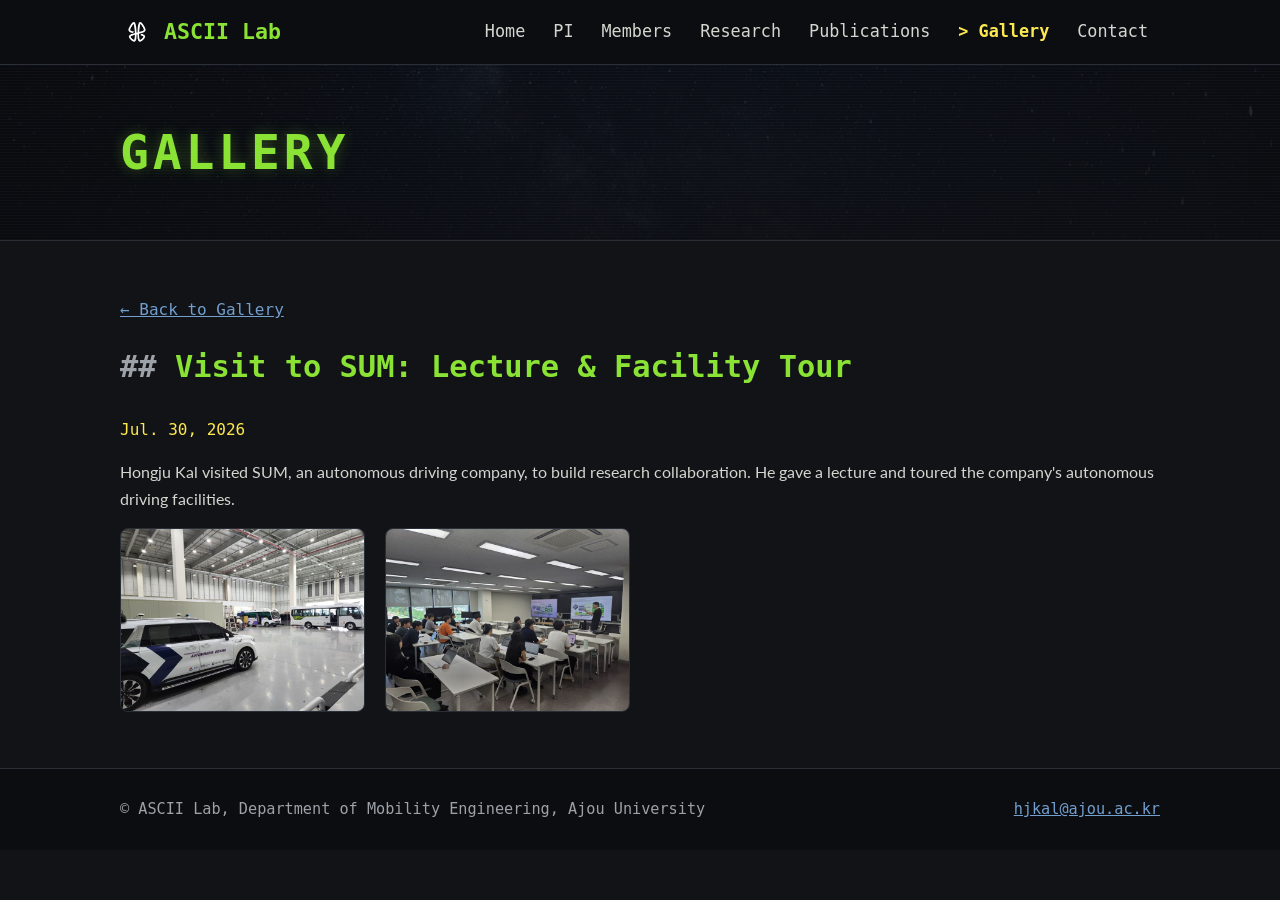
<file: gallery-sum-2026.html>
<!DOCTYPE html>
<html lang="en">
<head>
  <meta charset="utf-8">
  <meta name="viewport" content="width=device-width, initial-scale=1">
  <title>Visit to SUM 2026 | ASCII Lab</title>
  <link rel="icon" href="assets/img/logo.png">
  <link rel="preconnect" href="https://fonts.googleapis.com">
  <link href="https://fonts.googleapis.com/css2?family=Lato:wght@400;700;900&family=Ubuntu+Mono:wght@400;700&display=swap" rel="stylesheet">
  <link rel="stylesheet" href="assets/css/style.css?v=62">
  <script src="assets/js/main.js?v=62" defer></script>
</head>
<body>
  <header class="site-header">
    <div class="container">
      <a class="brand" href="index.html"><img src="assets/img/logo.png" alt="">ASCII Lab</a>
      <button class="nav-toggle" aria-label="Menu">&#9776;</button>
      <nav class="nav">
        <a href="index.html">Home</a>
        <a href="professor.html">PI</a>
        <a href="members.html">Members</a>
        <a href="research.html">Research</a>
        <a href="publications.html">Publications</a>
        <a href="gallery.html" class="active">Gallery</a>
        <a href="contact.html">Contact</a>
      </nav>
    </div>
  </header>

  <div class="page-banner">
    <div class="container">
      <h1>GALLERY</h1>
    </div>
  </div>

  <section>
    <div class="container">
      <p class="back-link"><a href="gallery.html">&larr; Back to Gallery</a></p>
      <h2 class="section-title">Visit to SUM: Lecture &amp; Facility Tour</h2>
      <p class="event-meta"><span class="date">Jul. 30, 2026</span></p>
      <p>Hongju Kal visited SUM, an autonomous driving company, to build research collaboration. He gave a lecture and toured the company's autonomous driving facilities.</p>

      <div class="gallery event-photos">
        <figure><a href="assets/img/gallery/sum-2026/sum-1.jpg" target="_blank" rel="noopener"><img src="assets/img/gallery/sum-2026/sum-1-thumb.jpg" alt="Autonomous driving vehicles at SUM" loading="lazy"></a></figure>
        <figure><a href="assets/img/gallery/sum-2026/sum-2.jpg" target="_blank" rel="noopener"><img src="assets/img/gallery/sum-2026/sum-2-thumb.jpg" alt="Hongju Kal giving a lecture at SUM" loading="lazy"></a></figure>
      </div>
    </div>
  </section>

  <footer class="site-footer">
    <div class="container">
      <span>&copy; ASCII Lab, Department of Mobility Engineering, Ajou University</span>
      <span><a href="mailto:hjkal@ajou.ac.kr">hjkal@ajou.ac.kr</a></span>
    </div>
  </footer>
</body>
</html>
</file>
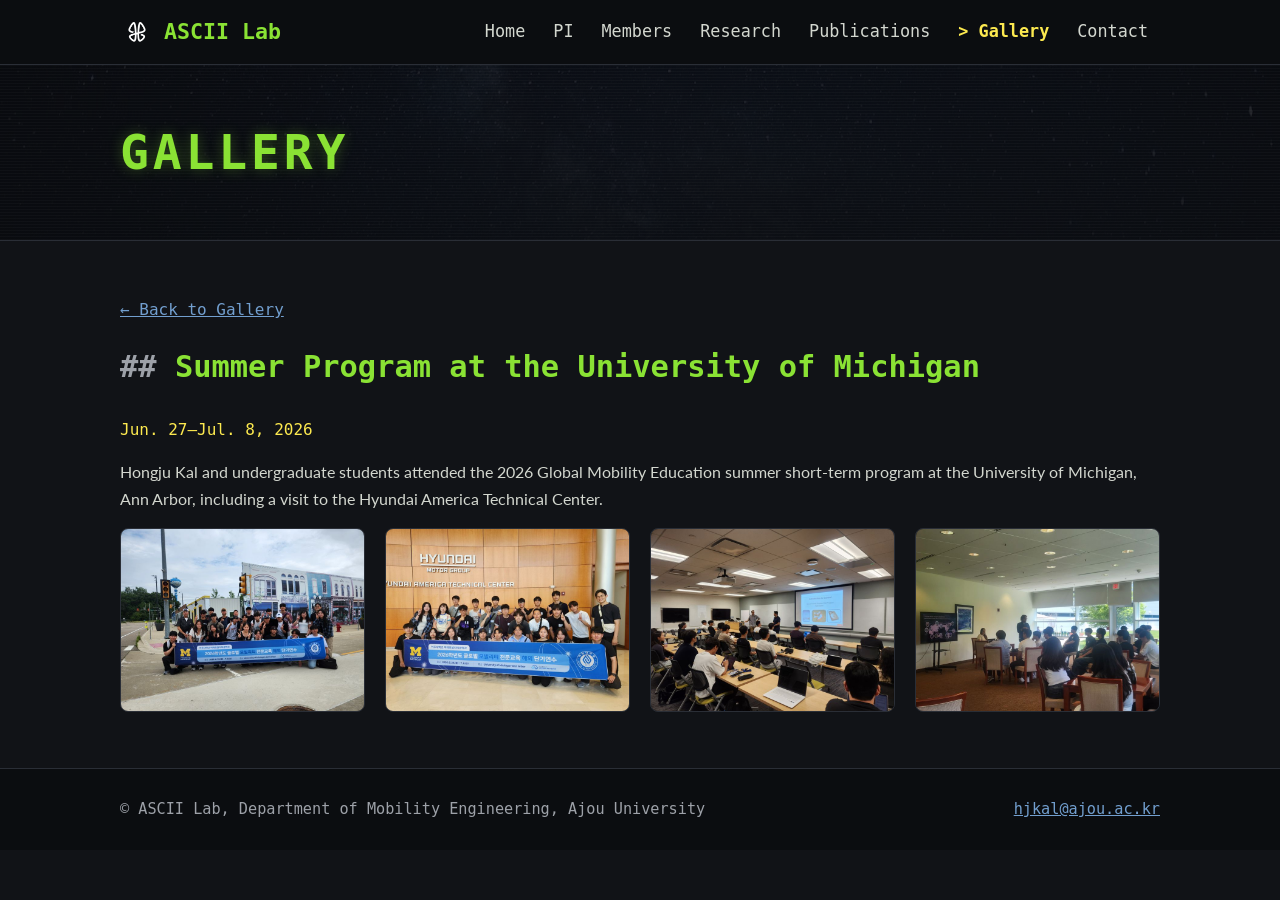
<file: gallery-umich-2026.html>
<!DOCTYPE html>
<html lang="en">
<head>
  <meta charset="utf-8">
  <meta name="viewport" content="width=device-width, initial-scale=1">
  <title>UMich Summer Program 2026 | ASCII Lab</title>
  <link rel="icon" href="assets/img/logo.png">
  <link rel="preconnect" href="https://fonts.googleapis.com">
  <link href="https://fonts.googleapis.com/css2?family=Lato:wght@400;700;900&family=Ubuntu+Mono:wght@400;700&display=swap" rel="stylesheet">
  <link rel="stylesheet" href="assets/css/style.css?v=62">
  <script src="assets/js/main.js?v=62" defer></script>
</head>
<body>
  <header class="site-header">
    <div class="container">
      <a class="brand" href="index.html"><img src="assets/img/logo.png" alt="">ASCII Lab</a>
      <button class="nav-toggle" aria-label="Menu">&#9776;</button>
      <nav class="nav">
        <a href="index.html">Home</a>
        <a href="professor.html">PI</a>
        <a href="members.html">Members</a>
        <a href="research.html">Research</a>
        <a href="publications.html">Publications</a>
        <a href="gallery.html" class="active">Gallery</a>
        <a href="contact.html">Contact</a>
      </nav>
    </div>
  </header>

  <div class="page-banner">
    <div class="container">
      <h1>GALLERY</h1>
    </div>
  </div>

  <section>
    <div class="container">
      <p class="back-link"><a href="gallery.html">&larr; Back to Gallery</a></p>
      <h2 class="section-title">Summer Program at the University of Michigan</h2>
      <p class="event-meta"><span class="date">Jun. 27–Jul. 8, 2026</span></p>
      <p>Hongju Kal and undergraduate students attended the 2026 Global Mobility Education summer short-term program at the University of Michigan, Ann Arbor, including a visit to the Hyundai America Technical Center.</p>

      <div class="gallery event-photos">
        <figure><a href="assets/img/gallery/umich-2026/umich-1.jpg" target="_blank" rel="noopener"><img src="assets/img/gallery/umich-2026/umich-1-thumb.jpg" alt="University of Michigan summer program photo 1" loading="lazy"></a></figure>
        <figure><a href="assets/img/gallery/umich-2026/umich-2.jpg" target="_blank" rel="noopener"><img src="assets/img/gallery/umich-2026/umich-2-thumb.jpg" alt="University of Michigan summer program photo 2" loading="lazy"></a></figure>
        <figure><a href="assets/img/gallery/umich-2026/umich-3.jpg" target="_blank" rel="noopener"><img src="assets/img/gallery/umich-2026/umich-3-thumb.jpg" alt="University of Michigan summer program photo 3" loading="lazy"></a></figure>
        <figure><a href="assets/img/gallery/umich-2026/umich-4.jpg" target="_blank" rel="noopener"><img src="assets/img/gallery/umich-2026/umich-4-thumb.jpg" alt="University of Michigan summer program photo 4" loading="lazy"></a></figure>
      </div>
    </div>
  </section>

  <footer class="site-footer">
    <div class="container">
      <span>&copy; ASCII Lab, Department of Mobility Engineering, Ajou University</span>
      <span><a href="mailto:hjkal@ajou.ac.kr">hjkal@ajou.ac.kr</a></span>
    </div>
  </footer>
</body>
</html>
</file>
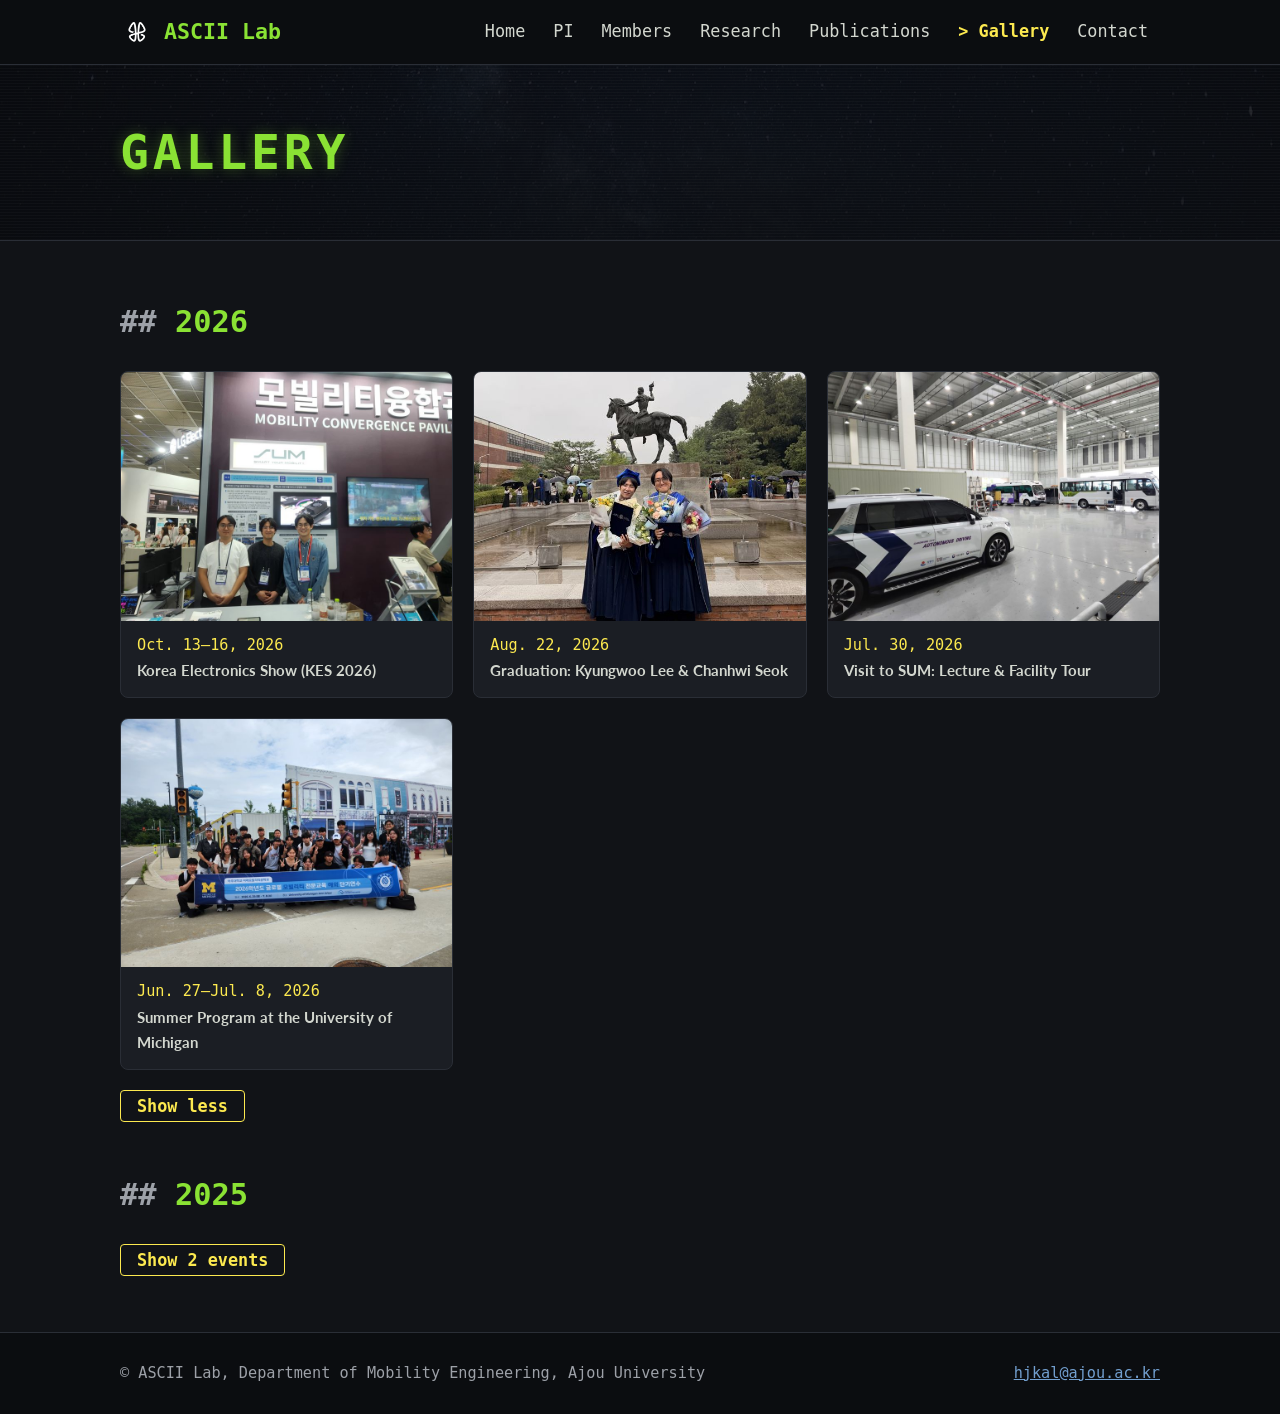
<file: gallery.html>
<!DOCTYPE html>
<html lang="en">
<head>
  <meta charset="utf-8">
  <meta name="viewport" content="width=device-width, initial-scale=1">
  <title>Gallery | ASCII Lab</title>
  <link rel="icon" href="assets/img/logo.png">
  <link rel="preconnect" href="https://fonts.googleapis.com">
  <link href="https://fonts.googleapis.com/css2?family=Lato:wght@400;700;900&family=Ubuntu+Mono:wght@400;700&display=swap" rel="stylesheet">
  <link rel="stylesheet" href="assets/css/style.css?v=62">
  <script src="assets/js/main.js?v=62" defer></script>
</head>
<body>
  <header class="site-header">
    <div class="container">
      <a class="brand" href="index.html"><img src="assets/img/logo.png" alt="">ASCII Lab</a>
      <button class="nav-toggle" aria-label="Menu">&#9776;</button>
      <nav class="nav">
        <a href="index.html">Home</a>
        <a href="professor.html">PI</a>
        <a href="members.html">Members</a>
        <a href="research.html">Research</a>
        <a href="publications.html">Publications</a>
        <a href="gallery.html" class="active">Gallery</a>
        <a href="contact.html">Contact</a>
      </nav>
    </div>
  </header>

  <div class="page-banner">
    <div class="container">
      <h1>GALLERY</h1>
    </div>
  </div>

  <section>
    <div class="container">
      <!-- One card per event (newest first); the cover links to the event page with all photos/videos.
           Each year uses class "gallery-fold": main.js adds a "Show N events" / "Show less" button.
           The first (latest) year starts open; older years start folded. -->
      <h2 class="section-title">2026</h2>
      <div class="gallery gallery-fold">
        <figure>
          <a href="gallery-kes-2026.html"><img src="assets/img/gallery/kes-2026/kes-1-thumb.jpg" alt="ASCII Lab at KES 2026" loading="lazy"></a>
          <figcaption><span class="date">Oct. 13–16, 2026</span><a href="gallery-kes-2026.html">Korea Electronics Show (KES 2026)</a></figcaption>
        </figure>
        <figure>
          <a href="gallery-graduation-2026.html"><img src="assets/img/gallery/graduation-2026/graduation-1-thumb.jpg" alt="Kyungwoo Lee and Chanhwi Seok at graduation" loading="lazy" style="object-position: center 78%"></a>
          <figcaption><span class="date">Aug. 22, 2026</span><a href="gallery-graduation-2026.html">Graduation: Kyungwoo Lee &amp; Chanhwi Seok</a></figcaption>
        </figure>
        <figure>
          <a href="gallery-sum-2026.html"><img src="assets/img/gallery/sum-2026/sum-1-thumb.jpg" alt="Autonomous driving vehicles at SUM" loading="lazy"></a>
          <figcaption><span class="date">Jul. 30, 2026</span><a href="gallery-sum-2026.html">Visit to SUM: Lecture &amp; Facility Tour</a></figcaption>
        </figure>
        <figure>
          <a href="gallery-umich-2026.html"><img src="assets/img/gallery/umich-2026/umich-1-thumb.jpg" alt="Summer program at the University of Michigan" loading="lazy"></a>
          <figcaption><span class="date">Jun. 27–Jul. 8, 2026</span><a href="gallery-umich-2026.html">Summer Program at the University of Michigan</a></figcaption>
        </figure>
      </div>

      <h2 class="section-title year-past">2025</h2>
      <div class="gallery gallery-fold">
        <figure>
          <a href="gallery-micro-2025.html"><img src="assets/img/gallery/micro-2025/micro-1-thumb.jpg" alt="Hongju Kal at MICRO 2025" loading="lazy"></a>
          <figcaption><span class="date">Oct. 18–22, 2025</span><a href="gallery-micro-2025.html">MICRO 2025, Seoul</a></figcaption>
        </figure>
        <figure>
          <a href="gallery-appointment-2025.html"><img src="assets/img/gallery/appointment-2025/appointment-1-thumb.jpg" alt="Hongju Kal at the faculty appointment ceremony" loading="lazy"></a>
          <figcaption><span class="date">Aug.–Sep. 2025</span><a href="gallery-appointment-2025.html">Faculty Appointment &amp; ASCII Lab Launch</a></figcaption>
        </figure>
      </div>
    </div>
  </section>

  <footer class="site-footer">
    <div class="container">
      <span>&copy; ASCII Lab, Department of Mobility Engineering, Ajou University</span>
      <span><a href="mailto:hjkal@ajou.ac.kr">hjkal@ajou.ac.kr</a></span>
    </div>
  </footer>
</body>
</html>
</file>
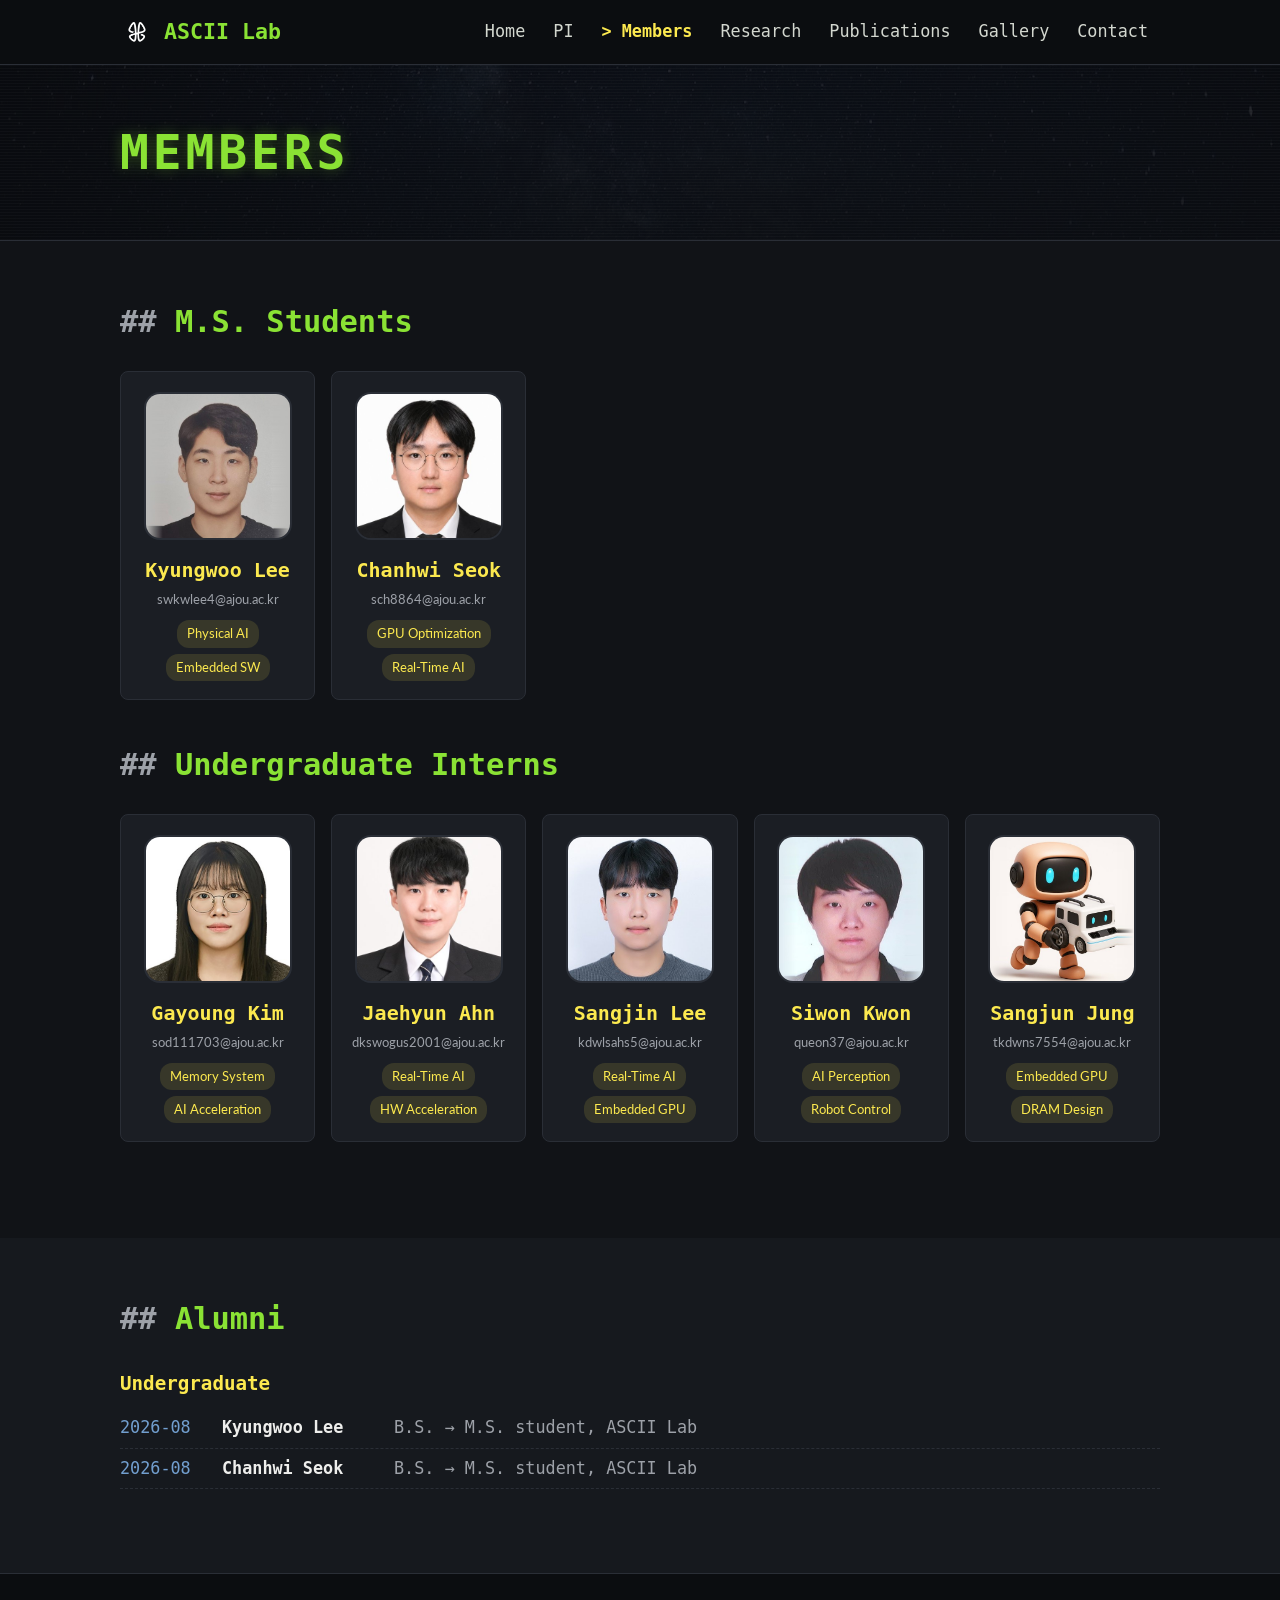
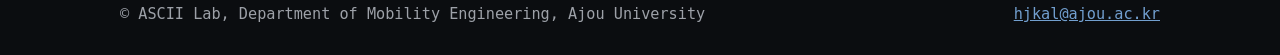
<file: members.html>
<!DOCTYPE html>
<html lang="en">
<head>
  <meta charset="utf-8">
  <meta name="viewport" content="width=device-width, initial-scale=1">
  <title>Members | ASCII Lab</title>
  <link rel="icon" href="assets/img/logo.png">
  <link rel="preconnect" href="https://fonts.googleapis.com">
  <link href="https://fonts.googleapis.com/css2?family=Lato:wght@400;700;900&family=Ubuntu+Mono:wght@400;700&display=swap" rel="stylesheet">
  <link rel="stylesheet" href="assets/css/style.css?v=62">
  <script src="assets/js/main.js?v=62" defer></script>
</head>
<body>
  <header class="site-header">
    <div class="container">
      <a class="brand" href="index.html"><img src="assets/img/logo.png" alt="">ASCII Lab</a>
      <button class="nav-toggle" aria-label="Menu">&#9776;</button>
      <nav class="nav">
        <a href="index.html">Home</a>
        <a href="professor.html">PI</a>
        <a href="members.html" class="active">Members</a>
        <a href="research.html">Research</a>
        <a href="publications.html">Publications</a>
        <a href="gallery.html">Gallery</a>
        <a href="contact.html">Contact</a>
      </nav>
    </div>
  </header>

  <div class="page-banner">
    <div class="container">
      <h1>MEMBERS</h1>
    </div>
  </div>

  <section>
    <div class="container">
      <h2 class="section-title">M.S. Students</h2>
      <div class="members">
        <div class="member">
          <img src="assets/img/kyungwoo-lee-wide.jpg" alt="Kyungwoo Lee">
          <div class="body">
            <h3>Kyungwoo Lee</h3>
            <div class="email">swkwlee4<wbr>@ajou.ac.kr</div>
            <div class="interests"><span>Physical AI</span><span>Embedded SW</span></div>
          </div>
        </div>
        <div class="member">
          <img src="assets/img/chanhwi-seok.jpg" alt="Chanhwi Seok">
          <div class="body">
            <h3>Chanhwi Seok</h3>
            <div class="email">sch8864<wbr>@ajou.ac.kr</div>
            <div class="interests"><span>GPU Optimization</span><span>Real-Time AI</span></div>
          </div>
        </div>
      </div>

      <h2 class="section-title">Undergraduate Interns</h2>
      <div class="members">
        <div class="member">
          <img src="assets/img/gayoung-kim.jpg" alt="Gayoung Kim">
          <div class="body">
            <h3>Gayoung Kim</h3>
            <div class="email">sod111703<wbr>@ajou.ac.kr</div>
            <div class="interests"><span>Memory System</span><span>AI Acceleration</span></div>
          </div>
        </div>
        <div class="member">
          <img src="assets/img/jaehyun-ahn.jpg" alt="Jaehyun Ahn">
          <div class="body">
            <h3>Jaehyun Ahn</h3>
            <div class="email">dkswogus2001<wbr>@ajou.ac.kr</div>
            <div class="interests"><span>Real-Time AI</span><span>HW Acceleration</span></div>
          </div>
        </div>
        <div class="member">
          <img src="assets/img/sangjin-lee.jpg" alt="Sangjin Lee">
          <div class="body">
            <h3>Sangjin Lee</h3>
            <div class="email">kdwlsahs5<wbr>@ajou.ac.kr</div>
            <div class="interests"><span>Real-Time AI</span><span>Embedded GPU</span></div>
          </div>
        </div>
        <div class="member">
          <img src="assets/img/siwon-kwon-wide.jpg" alt="Siwon Kwon">
          <div class="body">
            <h3>Siwon Kwon</h3>
            <div class="email">queon37<wbr>@ajou.ac.kr</div>
            <div class="interests"><span>AI Perception</span><span>Robot Control</span></div>
          </div>
        </div>
        <div class="member">
          <img src="assets/img/sangjun-jung-wide.jpg" alt="Sangjun Jung">
          <div class="body">
            <h3>Sangjun Jung</h3>
            <div class="email">tkdwns7554<wbr>@ajou.ac.kr</div>
            <div class="interests"><span>Embedded GPU</span><span>DRAM Design</span></div>
          </div>
        </div>
      </div>
    </div>
  </section>

  <section class="alt">
    <div class="container">
      <h2 class="section-title">Alumni</h2>
      <h3 class="alumni-level">Undergraduate</h3>
      <ul class="alumni-log">
        <li><span class="when">2026-08</span><span class="who">Kyungwoo Lee</span><span class="what">B.S. &rarr; M.S. student, ASCII Lab</span></li>
        <li><span class="when">2026-08</span><span class="who">Chanhwi Seok</span><span class="what">B.S. &rarr; M.S. student, ASCII Lab</span></li>
      </ul>
    </div>
  </section>

  <footer class="site-footer">
    <div class="container">
      <span>&copy; ASCII Lab, Department of Mobility Engineering, Ajou University</span>
      <span><a href="mailto:hjkal@ajou.ac.kr">hjkal@ajou.ac.kr</a></span>
    </div>
  </footer>
</body>
</html>
</file>
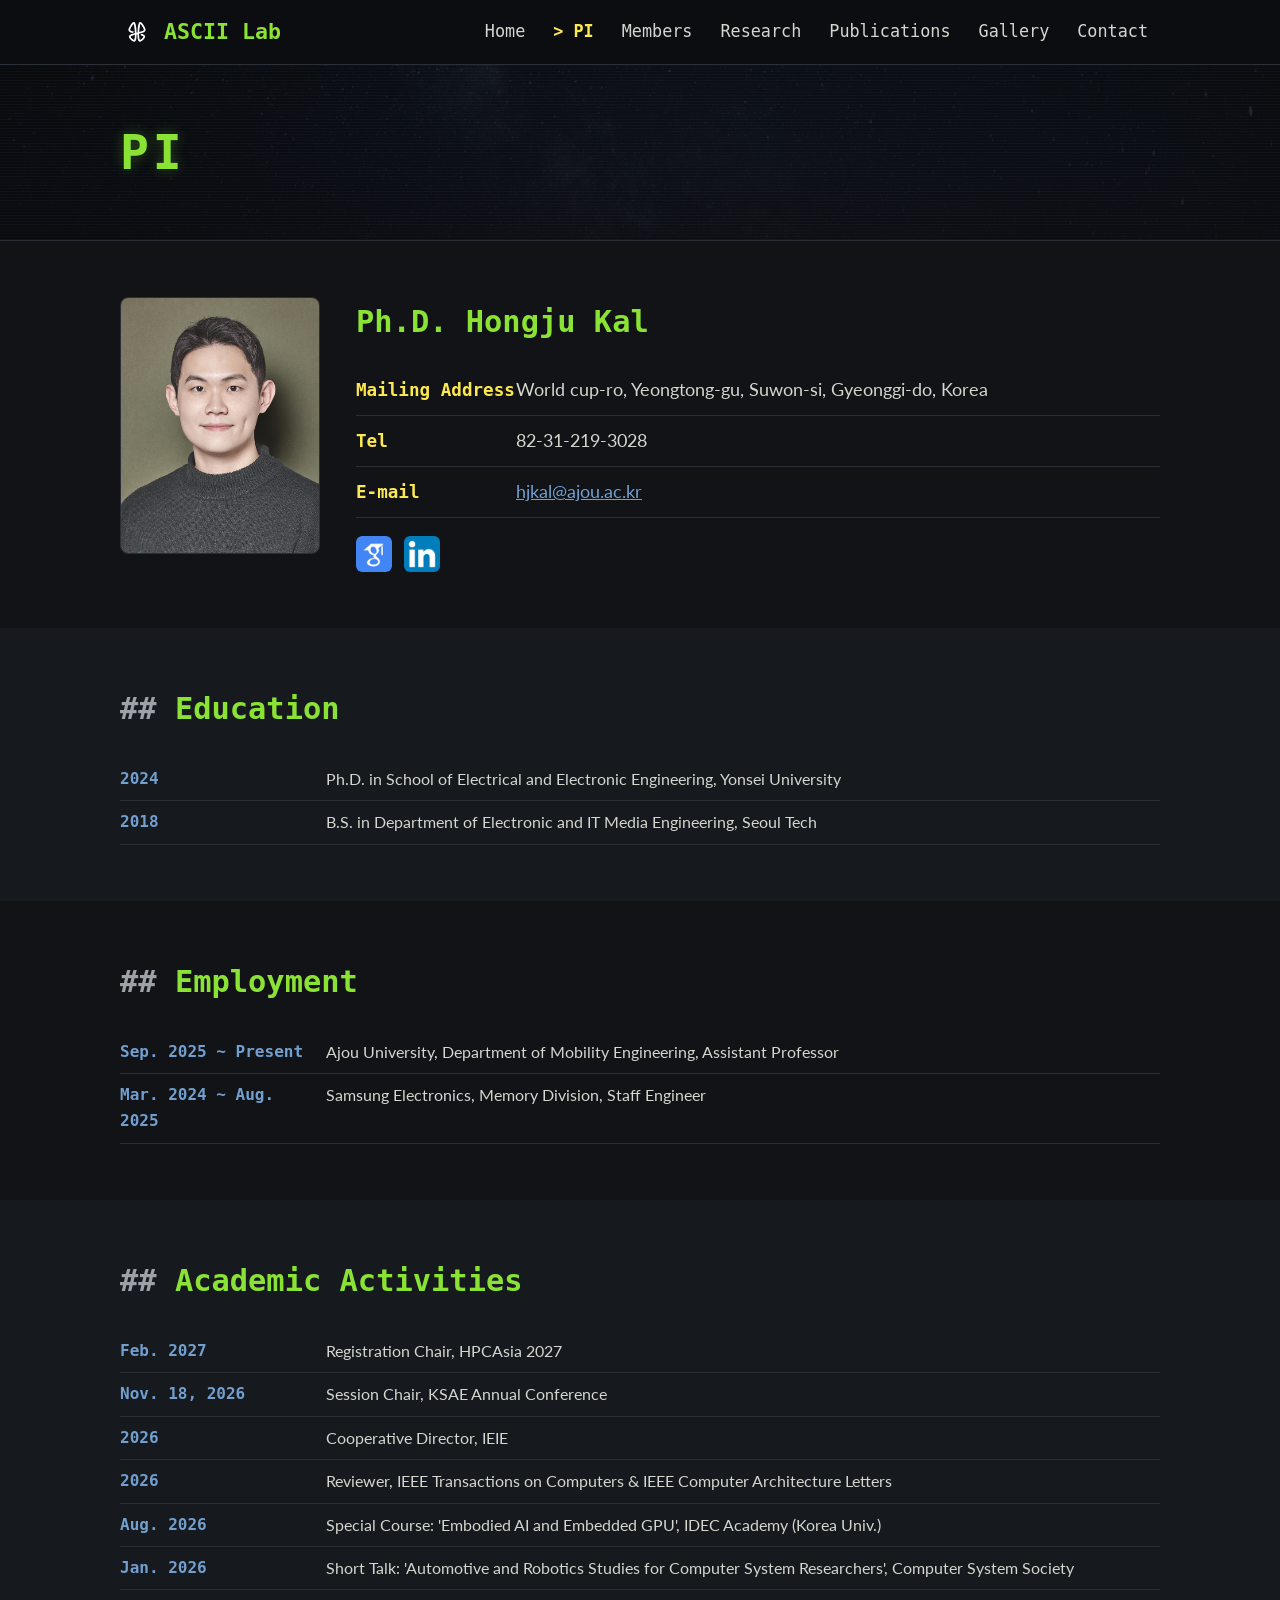
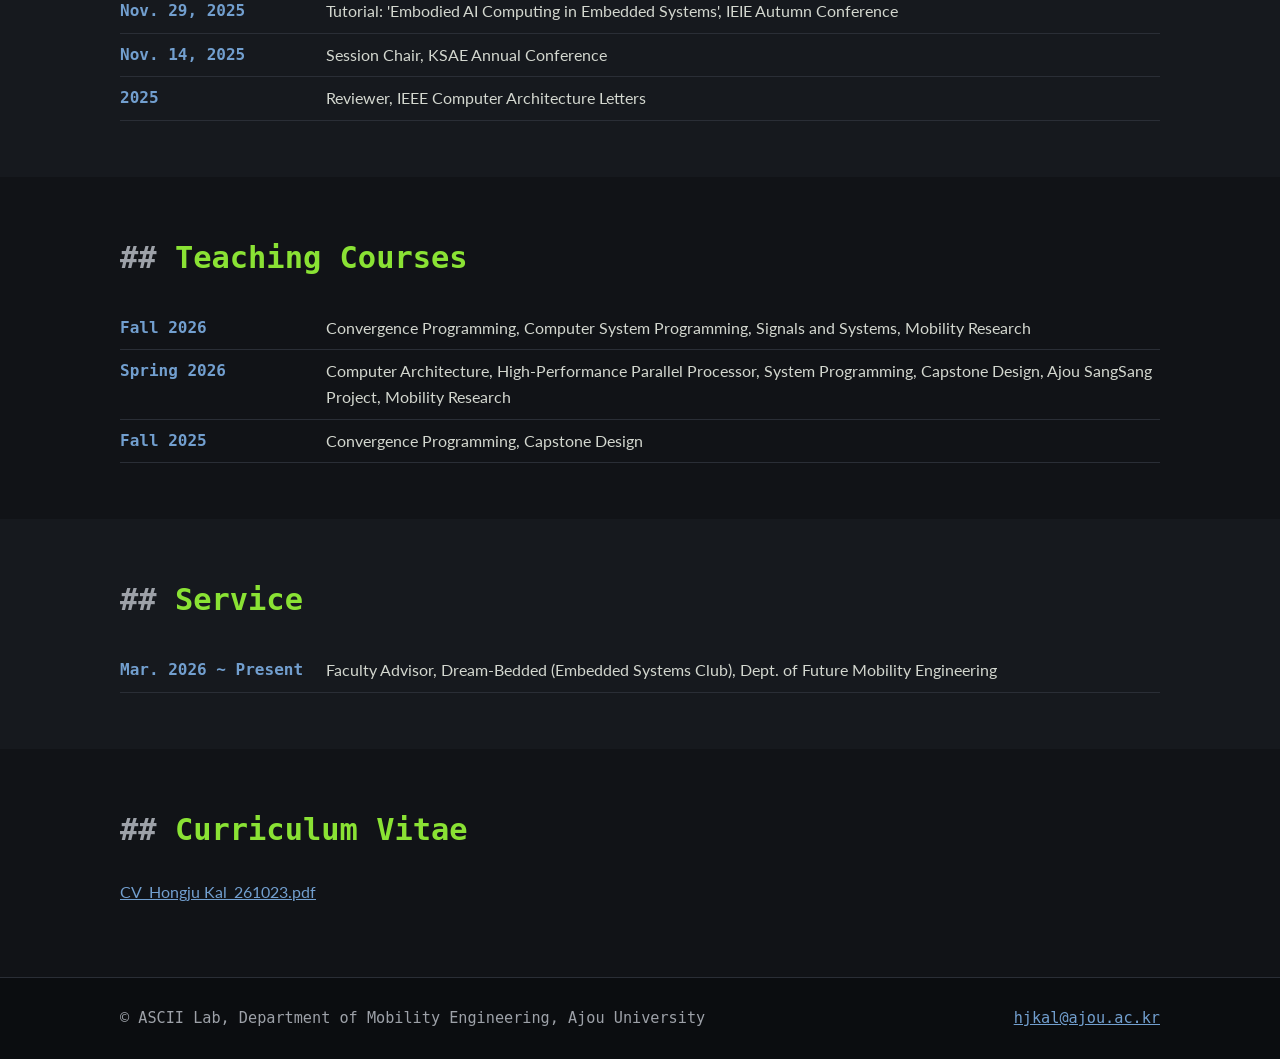
<file: professor.html>
<!DOCTYPE html>
<html lang="en">
<head>
  <meta charset="utf-8">
  <meta name="viewport" content="width=device-width, initial-scale=1">
  <title>PI | ASCII Lab</title>
  <link rel="icon" href="assets/img/logo.png">
  <link rel="preconnect" href="https://fonts.googleapis.com">
  <link href="https://fonts.googleapis.com/css2?family=Lato:wght@400;700;900&family=Ubuntu+Mono:wght@400;700&display=swap" rel="stylesheet">
  <link rel="stylesheet" href="assets/css/style.css?v=62">
  <script src="assets/js/main.js?v=62" defer></script>
</head>
<body>
  <header class="site-header">
    <div class="container">
      <a class="brand" href="index.html"><img src="assets/img/logo.png" alt="">ASCII Lab</a>
      <button class="nav-toggle" aria-label="Menu">&#9776;</button>
      <nav class="nav">
        <a href="index.html">Home</a>
        <a href="professor.html" class="active">PI</a>
        <a href="members.html">Members</a>
        <a href="research.html">Research</a>
        <a href="publications.html">Publications</a>
        <a href="gallery.html">Gallery</a>
        <a href="contact.html">Contact</a>
      </nav>
    </div>
  </header>

  <div class="page-banner">
    <div class="container">
      <h1>PI</h1>
    </div>
  </div>

  <section>
    <div class="container profile">
      <img class="photo" src="assets/img/hongju-kal.jpg" alt="Hongju Kal">
      <div>
        <h2>Ph.D. Hongju Kal</h2>
        <ul class="contact-list">
          <li><strong>Mailing Address</strong>World cup-ro, Yeongtong-gu, Suwon-si, Gyeonggi-do, Korea</li>
          <li><strong>Tel</strong>82-31-219-3028</li>
          <li><strong>E-mail</strong><a href="mailto:hjkal@ajou.ac.kr">hjkal@ajou.ac.kr</a></li>
        </ul>
        <div class="social">
          <a href="https://scholar.google.com/citations?hl=ko&amp;user=mmae918AAAAJ" title="Google Scholar"><img src="assets/img/icon-scholar.png" alt="Google Scholar"></a>
          <a href="https://www.linkedin.com/in/hongju-kal-33856b209/" title="LinkedIn"><img src="assets/img/icon-linkedin.png" alt="LinkedIn"></a>
        </div>
      </div>
    </div>
  </section>

  <section class="alt">
    <div class="container">
      <h2 class="section-title">Education</h2>
      <ul class="timeline">
        <li><span class="when">2024</span><span>Ph.D. in School of Electrical and Electronic Engineering, Yonsei University</span></li>
        <li><span class="when">2018</span><span>B.S. in Department of Electronic and IT Media Engineering, Seoul Tech</span></li>
      </ul>
    </div>
  </section>

  <section>
    <div class="container">
      <h2 class="section-title">Employment</h2>
      <ul class="timeline">
        <li><span class="when">Sep. 2025 ~ Present</span><span>Ajou University, Department of Mobility Engineering, Assistant Professor</span></li>
        <li><span class="when">Mar. 2024 ~ Aug. 2025</span><span>Samsung Electronics, Memory Division, Staff Engineer</span></li>
      </ul>
    </div>
  </section>

  <section class="alt">
    <div class="container">
      <h2 class="section-title">Academic Activities</h2>
      <ul class="timeline">
        <li><span class="when">Feb. 2027</span><span>Registration Chair, HPCAsia 2027</span></li>
        <li><span class="when">Nov. 18, 2026</span><span>Session Chair, KSAE Annual Conference</span></li>
        <li><span class="when">2026</span><span>Cooperative Director, IEIE</span></li>
        <li><span class="when">2026</span><span>Reviewer, IEEE Transactions on Computers &amp; IEEE Computer Architecture Letters</span></li>
        <li><span class="when">Aug. 2026</span><span>Special Course: 'Embodied AI and Embedded GPU', IDEC Academy (Korea Univ.)</span></li>
        <li><span class="when">Jan. 2026</span><span>Short Talk: 'Automotive and Robotics Studies for Computer System Researchers', Computer System Society</span></li>
        <li><span class="when">Nov. 29, 2025</span><span>Tutorial: 'Embodied AI Computing in Embedded Systems', IEIE Autumn Conference</span></li>
        <li><span class="when">Nov. 14, 2025</span><span>Session Chair, KSAE Annual Conference</span></li>
        <li><span class="when">2025</span><span>Reviewer, IEEE Computer Architecture Letters</span></li>
      </ul>
    </div>
  </section>

  <section>
    <div class="container">
      <h2 class="section-title">Teaching Courses</h2>
      <ul class="timeline">
        <li><span class="when">Fall 2026</span><span>Convergence Programming, Computer System Programming, Signals and Systems, Mobility Research</span></li>
        <li><span class="when">Spring 2026</span><span>Computer Architecture, High-Performance Parallel Processor, System Programming, Capstone Design, Ajou SangSang Project, Mobility Research</span></li>
        <li><span class="when">Fall 2025</span><span>Convergence Programming, Capstone Design</span></li>
      </ul>
    </div>
  </section>

  <section class="alt">
    <div class="container">
      <h2 class="section-title">Service</h2>
      <ul class="timeline">
        <li><span class="when">Mar. 2026 ~ Present</span><span>Faculty Advisor, Dream-Bedded (Embedded Systems Club), Dept. of Future Mobility Engineering</span></li>
      </ul>
    </div>
  </section>

  <section>
    <div class="container">
      <h2 class="section-title">Curriculum Vitae</h2>
      <p><a href="https://drive.google.com/file/d/1u5OosjDJVoTyjTTRx9DJHRRQKu3FoYN5/view">CV_Hongju Kal_261023.pdf</a></p>
    </div>
  </section>

  <footer class="site-footer">
    <div class="container">
      <span>&copy; ASCII Lab, Department of Mobility Engineering, Ajou University</span>
      <span><a href="mailto:hjkal@ajou.ac.kr">hjkal@ajou.ac.kr</a></span>
    </div>
  </footer>
</body>
</html>
</file>
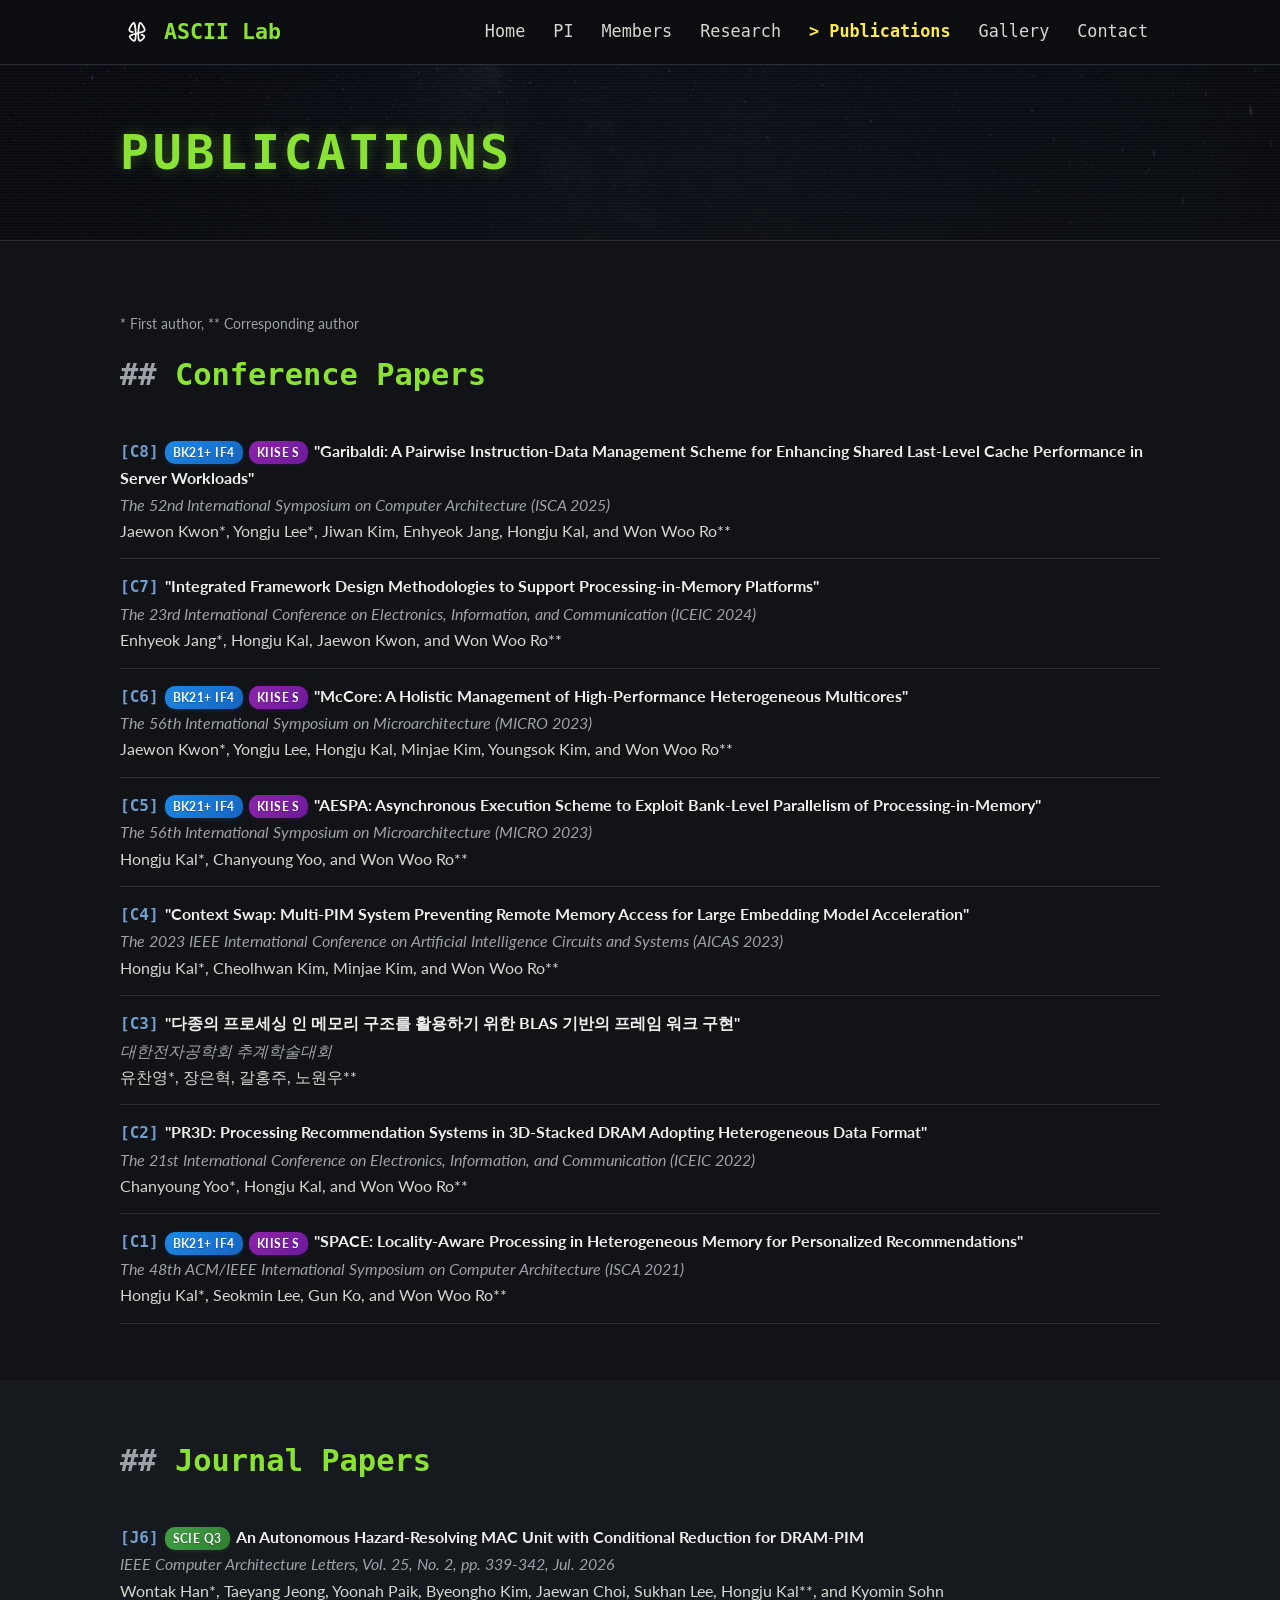
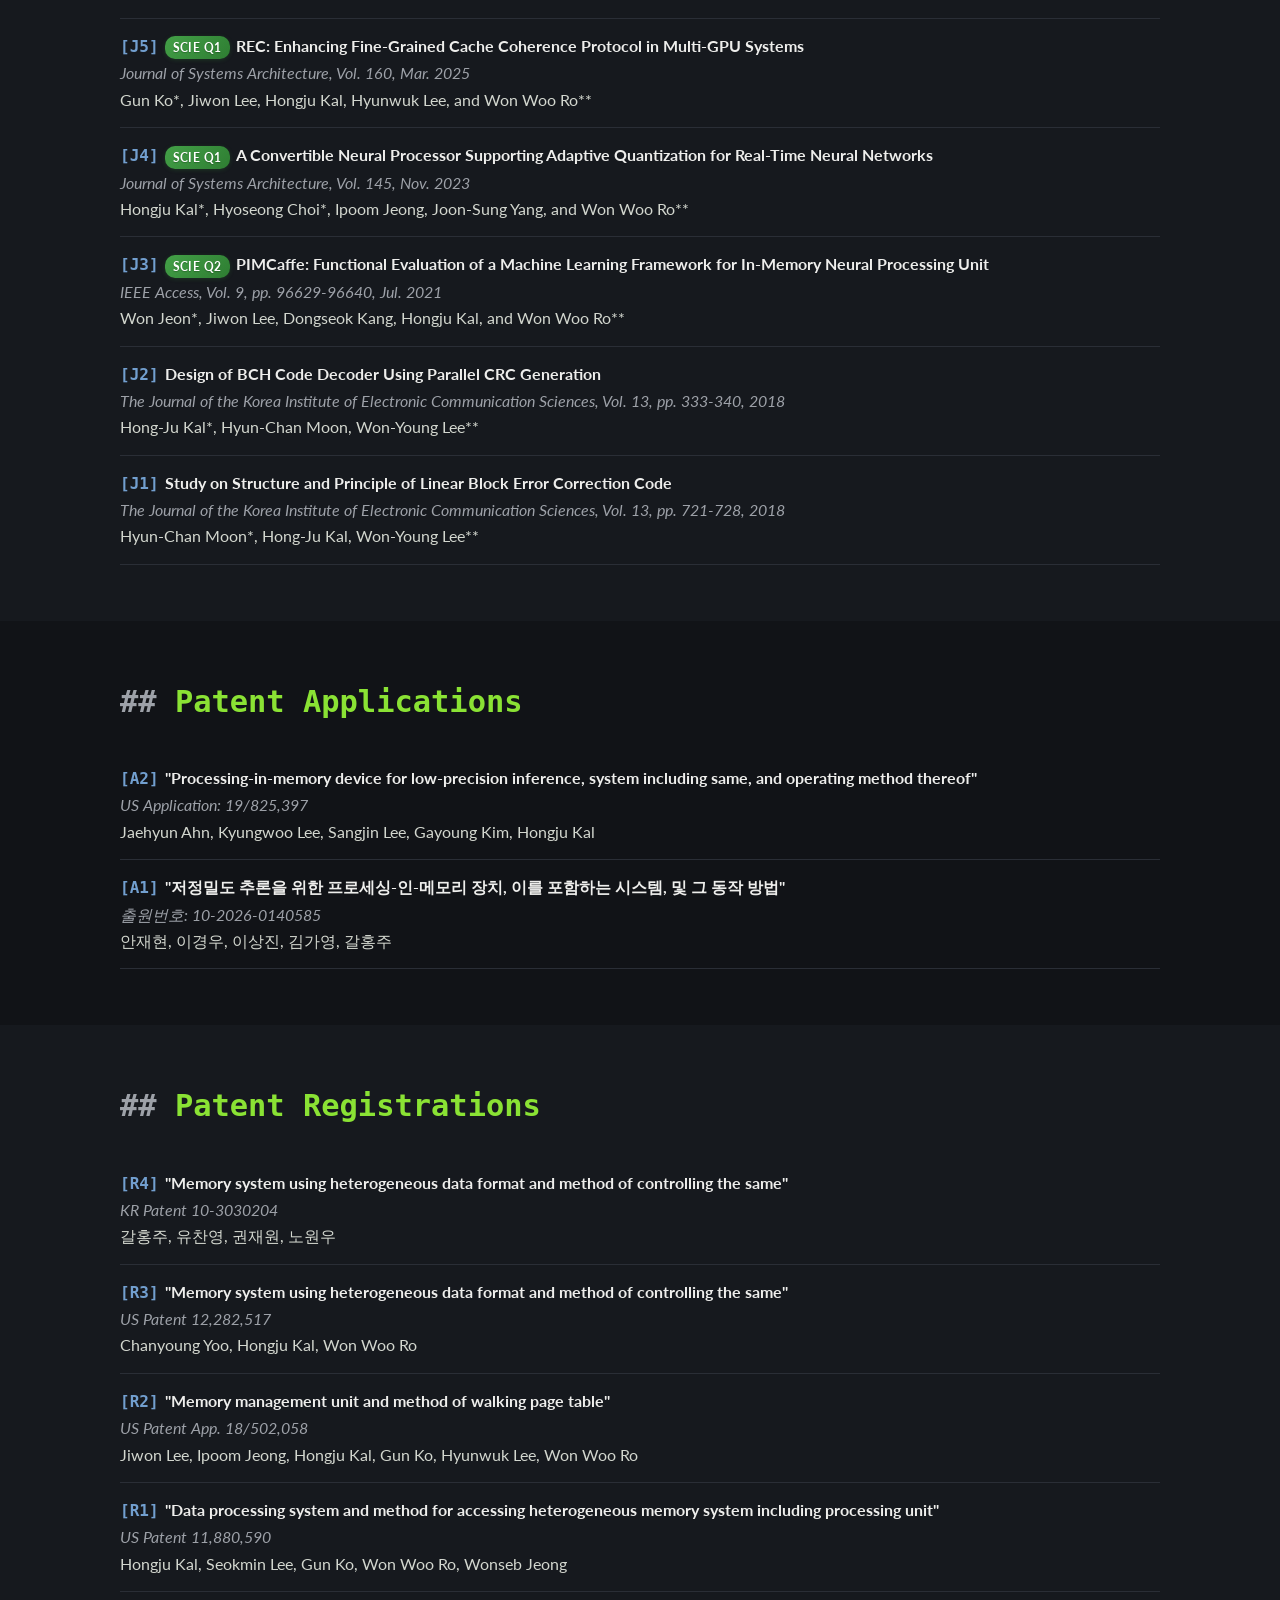
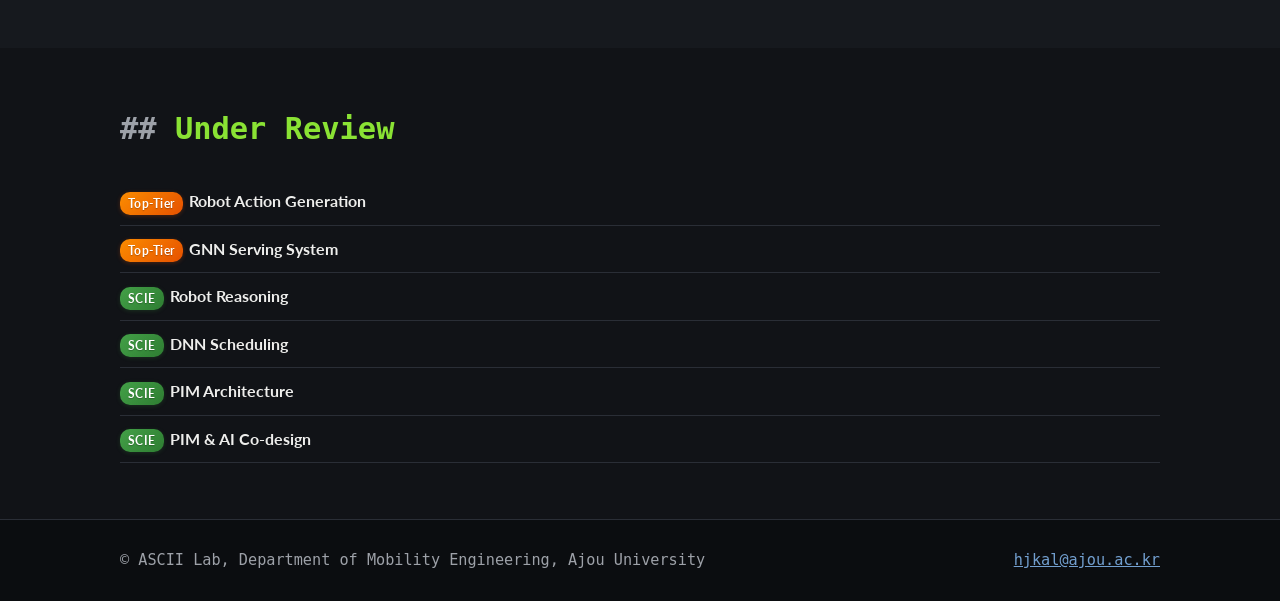
<file: publications.html>
<!DOCTYPE html>
<html lang="en">
<head>
  <meta charset="utf-8">
  <meta name="viewport" content="width=device-width, initial-scale=1">
  <title>Publications | ASCII Lab</title>
  <link rel="icon" href="assets/img/logo.png">
  <link rel="preconnect" href="https://fonts.googleapis.com">
  <link href="https://fonts.googleapis.com/css2?family=Lato:wght@400;700;900&family=Ubuntu+Mono:wght@400;700&display=swap" rel="stylesheet">
  <link rel="stylesheet" href="assets/css/style.css?v=62">
  <script src="assets/js/main.js?v=62" defer></script>
</head>
<body>
  <header class="site-header">
    <div class="container">
      <a class="brand" href="index.html"><img src="assets/img/logo.png" alt="">ASCII Lab</a>
      <button class="nav-toggle" aria-label="Menu">&#9776;</button>
      <nav class="nav">
        <a href="index.html">Home</a>
        <a href="professor.html">PI</a>
        <a href="members.html">Members</a>
        <a href="research.html">Research</a>
        <a href="publications.html" class="active">Publications</a>
        <a href="gallery.html">Gallery</a>
        <a href="contact.html">Contact</a>
      </nav>
    </div>
  </header>

  <div class="page-banner">
    <div class="container">
      <h1>PUBLICATIONS</h1>
    </div>
  </div>

  <section>
    <div class="container">
      <p class="note">* First author, ** Corresponding author</p>

      <h2 class="section-title">Conference Papers</h2>
      <ul class="pubs">
        <li><span class="id">[C8]</span><span class="tag bk">BK21+ IF4</span><span class="tag kiise">KIISE S</span><span class="title">"Garibaldi: A Pairwise Instruction-Data Management Scheme for Enhancing Shared Last-Level Cache Performance in Server Workloads"</span><br>
          <span class="where">The 52nd International Symposium on Computer Architecture (ISCA 2025)</span><br>
          <span class="authors">Jaewon Kwon*, Yongju Lee*, Jiwan Kim, Enhyeok Jang, <span class="me">Hongju Kal</span>, and Won Woo Ro**</span></li>
        <li><span class="id">[C7]</span><span class="title">"Integrated Framework Design Methodologies to Support Processing-in-Memory Platforms"</span><br>
          <span class="where">The 23rd International Conference on Electronics, Information, and Communication (ICEIC 2024)</span><br>
          <span class="authors">Enhyeok Jang*, <span class="me">Hongju Kal</span>, Jaewon Kwon, and Won Woo Ro**</span></li>
        <li><span class="id">[C6]</span><span class="tag bk">BK21+ IF4</span><span class="tag kiise">KIISE S</span><span class="title">"McCore: A Holistic Management of High-Performance Heterogeneous Multicores"</span><br>
          <span class="where">The 56th International Symposium on Microarchitecture (MICRO 2023)</span><br>
          <span class="authors">Jaewon Kwon*, Yongju Lee, <span class="me">Hongju Kal</span>, Minjae Kim, Youngsok Kim, and Won Woo Ro**</span></li>
        <li><span class="id">[C5]</span><span class="tag bk">BK21+ IF4</span><span class="tag kiise">KIISE S</span><span class="title">"AESPA: Asynchronous Execution Scheme to Exploit Bank-Level Parallelism of Processing-in-Memory"</span><br>
          <span class="where">The 56th International Symposium on Microarchitecture (MICRO 2023)</span><br>
          <span class="authors"><span class="me">Hongju Kal</span>*, Chanyoung Yoo, and Won Woo Ro**</span></li>
        <li><span class="id">[C4]</span><span class="title">"Context Swap: Multi-PIM System Preventing Remote Memory Access for Large Embedding Model Acceleration"</span><br>
          <span class="where">The 2023 IEEE International Conference on Artificial Intelligence Circuits and Systems (AICAS 2023)</span><br>
          <span class="authors"><span class="me">Hongju Kal</span>*, Cheolhwan Kim, Minjae Kim, and Won Woo Ro**</span></li>
        <li><span class="id">[C3]</span><span class="title">"다종의 프로세싱 인 메모리 구조를 활용하기 위한 BLAS 기반의 프레임 워크 구현"</span><br>
          <span class="where">대한전자공학회 추계학술대회</span><br>
          <span class="authors">유찬영*, 장은혁, <span class="me">갈홍주</span>, 노원우**</span></li>
        <li><span class="id">[C2]</span><span class="title">"PR3D: Processing Recommendation Systems in 3D-Stacked DRAM Adopting Heterogeneous Data Format"</span><br>
          <span class="where">The 21st International Conference on Electronics, Information, and Communication (ICEIC 2022)</span><br>
          <span class="authors">Chanyoung Yoo*, <span class="me">Hongju Kal</span>, and Won Woo Ro**</span></li>
        <li><span class="id">[C1]</span><span class="tag bk">BK21+ IF4</span><span class="tag kiise">KIISE S</span><span class="title">"SPACE: Locality-Aware Processing in Heterogeneous Memory for Personalized Recommendations"</span><br>
          <span class="where">The 48th ACM/IEEE International Symposium on Computer Architecture (ISCA 2021)</span><br>
          <span class="authors"><span class="me">Hongju Kal</span>*, Seokmin Lee, Gun Ko, and Won Woo Ro**</span></li>
      </ul>
    </div>
  </section>

  <section class="alt">
    <div class="container">
      <h2 class="section-title">Journal Papers</h2>
      <ul class="pubs">
        <li><span class="id">[J6]</span><span class="tag sci">SCIE Q3</span><span class="title">An Autonomous Hazard-Resolving MAC Unit with Conditional Reduction for DRAM-PIM</span><br>
          <span class="where">IEEE Computer Architecture Letters, Vol. 25, No. 2, pp. 339-342, Jul. 2026</span><br>
          <span class="authors">Wontak Han*, Taeyang Jeong, Yoonah Paik, Byeongho Kim, Jaewan Choi, Sukhan Lee, <span class="me">Hongju Kal</span>**, and Kyomin Sohn</span></li>
        <li><span class="id">[J5]</span><span class="tag sci">SCIE Q1</span><span class="title">REC: Enhancing Fine-Grained Cache Coherence Protocol in Multi-GPU Systems</span><br>
          <span class="where">Journal of Systems Architecture, Vol. 160, Mar. 2025</span><br>
          <span class="authors">Gun Ko*, Jiwon Lee, <span class="me">Hongju Kal</span>, Hyunwuk Lee, and Won Woo Ro**</span></li>
        <li><span class="id">[J4]</span><span class="tag sci">SCIE Q1</span><span class="title">A Convertible Neural Processor Supporting Adaptive Quantization for Real-Time Neural Networks</span><br>
          <span class="where">Journal of Systems Architecture, Vol. 145, Nov. 2023</span><br>
          <span class="authors"><span class="me">Hongju Kal</span>*, Hyoseong Choi*, Ipoom Jeong, Joon-Sung Yang, and Won Woo Ro**</span></li>
        <li><span class="id">[J3]</span><span class="tag sci">SCIE Q2</span><span class="title">PIMCaffe: Functional Evaluation of a Machine Learning Framework for In-Memory Neural Processing Unit</span><br>
          <span class="where">IEEE Access, Vol. 9, pp. 96629-96640, Jul. 2021</span><br>
          <span class="authors">Won Jeon*, Jiwon Lee, Dongseok Kang, <span class="me">Hongju Kal</span>, and Won Woo Ro**</span></li>
        <li><span class="id">[J2]</span><span class="title">Design of BCH Code Decoder Using Parallel CRC Generation</span><br>
          <span class="where">The Journal of the Korea Institute of Electronic Communication Sciences, Vol. 13, pp. 333-340, 2018</span><br>
          <span class="authors"><span class="me">Hong-Ju Kal</span>*, Hyun-Chan Moon, Won-Young Lee**</span></li>
        <li><span class="id">[J1]</span><span class="title">Study on Structure and Principle of Linear Block Error Correction Code</span><br>
          <span class="where">The Journal of the Korea Institute of Electronic Communication Sciences, Vol. 13, pp. 721-728, 2018</span><br>
          <span class="authors">Hyun-Chan Moon*, <span class="me">Hong-Ju Kal</span>, Won-Young Lee**</span></li>
      </ul>
    </div>
  </section>

  <section id="patents">
    <div class="container">
      <h2 class="section-title">Patent Applications</h2>
      <ul class="pubs">
        <li><span class="id">[A2]</span><span class="title">"Processing-in-memory device for low-precision inference, system including same, and operating method thereof"</span><br>
          <span class="where">US Application: 19/825,397</span><br>
          <span class="authors">Jaehyun Ahn, Kyungwoo Lee, Sangjin Lee, Gayoung Kim, <span class="me">Hongju Kal</span></span></li>
        <li><span class="id">[A1]</span><span class="title">"저정밀도 추론을 위한 프로세싱-인-메모리 장치, 이를 포함하는 시스템, 및 그 동작 방법"</span><br>
          <span class="where">출원번호: 10-2026-0140585</span><br>
          <span class="authors">안재현, 이경우, 이상진, 김가영, <span class="me">갈홍주</span></span></li>
      </ul>
    </div>
  </section>

  <section class="alt">
    <div class="container">
      <h2 class="section-title">Patent Registrations</h2>
      <ul class="pubs">
        <li><span class="id">[R4]</span><span class="title">"Memory system using heterogeneous data format and method of controlling the same"</span><br>
          <span class="where">KR Patent 10-3030204</span><br>
          <span class="authors"><span class="me">갈홍주</span>, 유찬영, 권재원, 노원우</span></li>
        <li><span class="id">[R3]</span><span class="title">"Memory system using heterogeneous data format and method of controlling the same"</span><br>
          <span class="where">US Patent 12,282,517</span><br>
          <span class="authors">Chanyoung Yoo, <span class="me">Hongju Kal</span>, Won Woo Ro</span></li>
        <li><span class="id">[R2]</span><span class="title">"Memory management unit and method of walking page table"</span><br>
          <span class="where">US Patent App. 18/502,058</span><br>
          <span class="authors">Jiwon Lee, Ipoom Jeong, <span class="me">Hongju Kal</span>, Gun Ko, Hyunwuk Lee, Won Woo Ro</span></li>
        <li><span class="id">[R1]</span><span class="title">"Data processing system and method for accessing heterogeneous memory system including processing unit"</span><br>
          <span class="where">US Patent 11,880,590</span><br>
          <span class="authors"><span class="me">Hongju Kal</span>, Seokmin Lee, Gun Ko, Won Woo Ro, Wonseb Jeong</span></li>
      </ul>
    </div>
  </section>

  <section>
    <div class="container">
      <h2 class="section-title">Under Review</h2>
      <ul class="pubs review">
        <li><span class="tag top">Top-Tier</span><span class="title">Robot Action Generation</span></li>
        <li><span class="tag top">Top-Tier</span><span class="title">GNN Serving System</span></li>
        <li><span class="tag sci">SCIE</span><span class="title">Robot Reasoning</span></li>
        <li><span class="tag sci">SCIE</span><span class="title">DNN Scheduling</span></li>
        <li><span class="tag sci">SCIE</span><span class="title">PIM Architecture</span></li>
        <li><span class="tag sci">SCIE</span><span class="title">PIM &amp; AI Co-design</span></li>
      </ul>
    </div>
  </section>

  <footer class="site-footer">
    <div class="container">
      <span>&copy; ASCII Lab, Department of Mobility Engineering, Ajou University</span>
      <span><a href="mailto:hjkal@ajou.ac.kr">hjkal@ajou.ac.kr</a></span>
    </div>
  </footer>
</body>
</html>
</file>
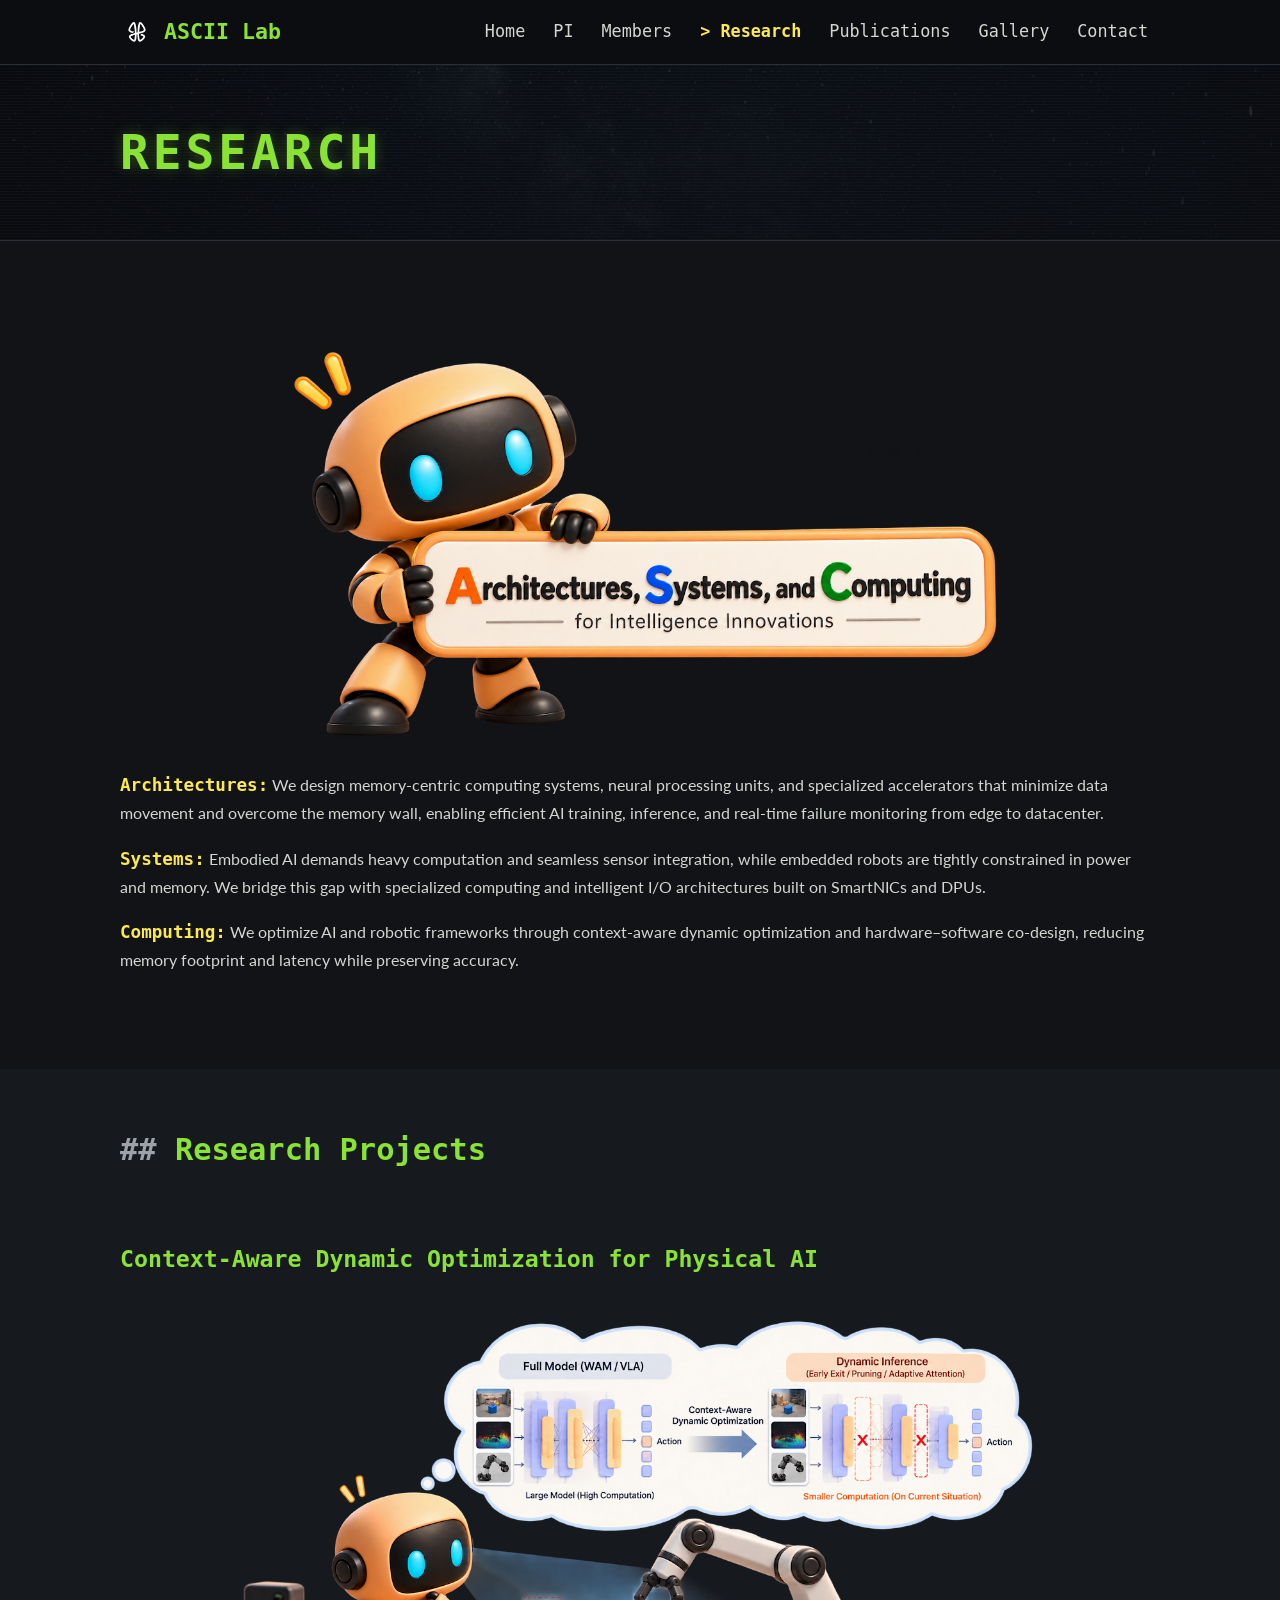
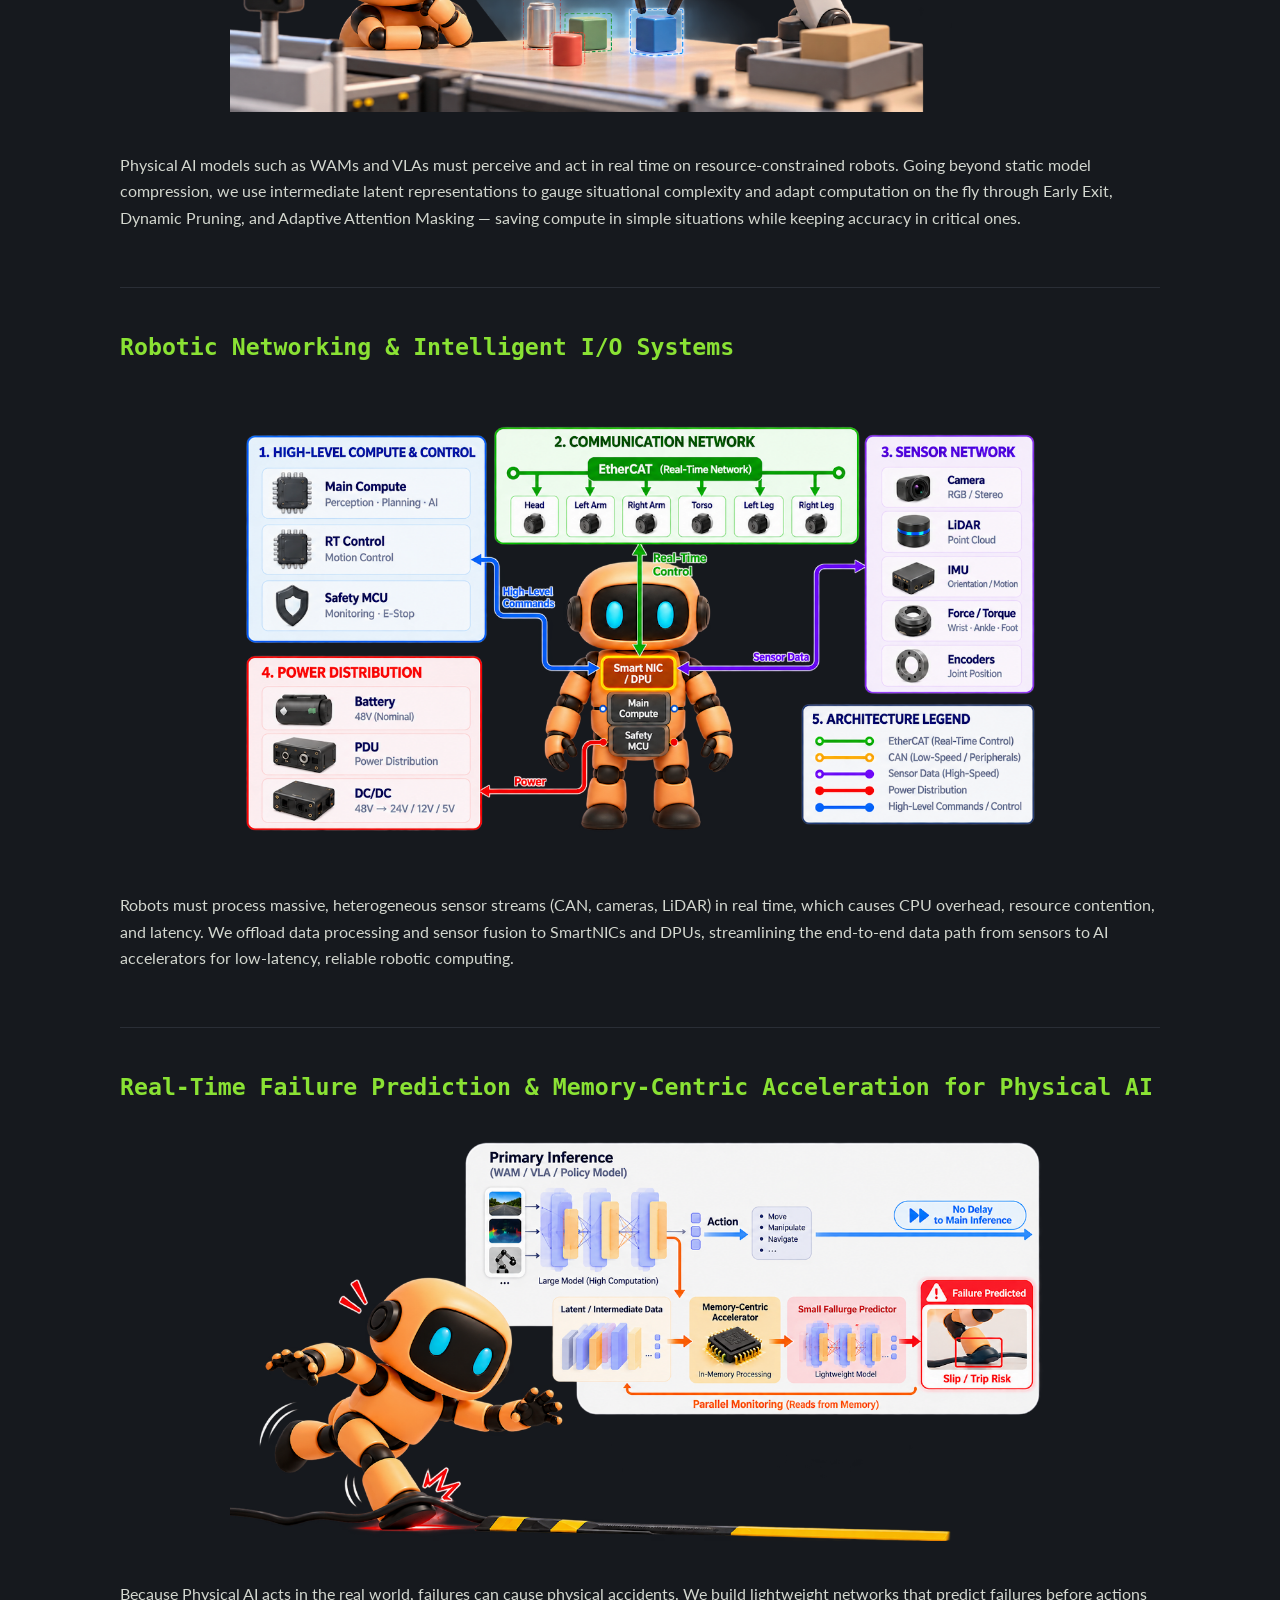
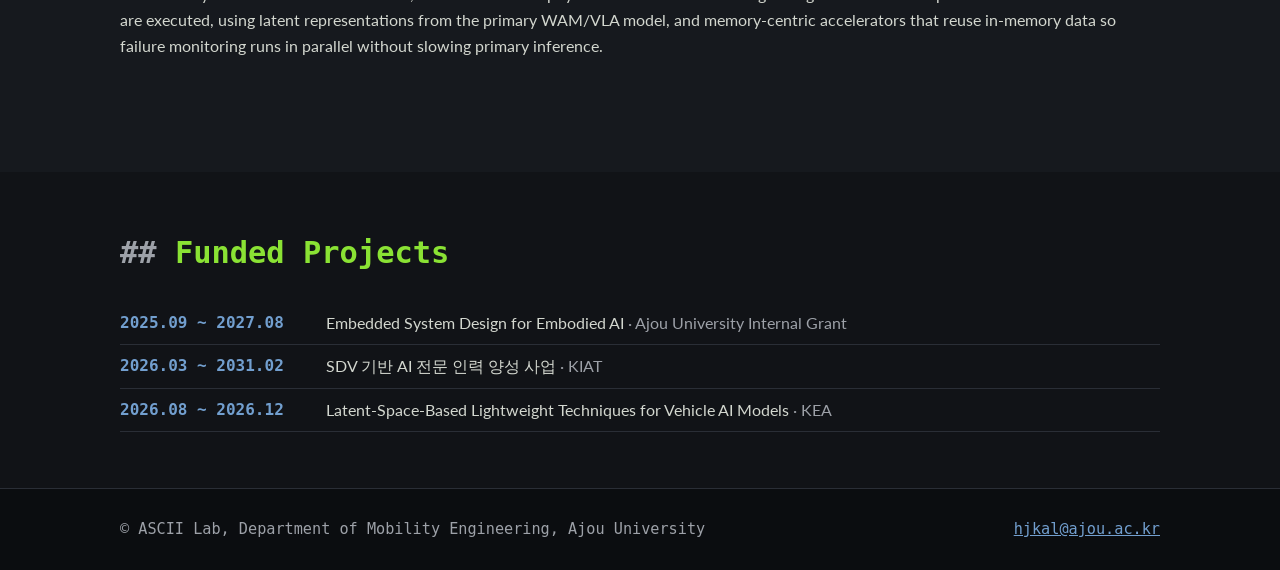
<file: research.html>
<!DOCTYPE html>
<html lang="en">
<head>
  <meta charset="utf-8">
  <meta name="viewport" content="width=device-width, initial-scale=1">
  <title>Research | ASCII Lab</title>
  <link rel="icon" href="assets/img/logo.png">
  <link rel="preconnect" href="https://fonts.googleapis.com">
  <link href="https://fonts.googleapis.com/css2?family=Lato:wght@400;700;900&family=Ubuntu+Mono:wght@400;700&display=swap" rel="stylesheet">
  <link rel="stylesheet" href="assets/css/style.css?v=62">
  <script src="assets/js/main.js?v=62" defer></script>
</head>
<body>
  <header class="site-header">
    <div class="container">
      <a class="brand" href="index.html"><img src="assets/img/logo.png" alt="">ASCII Lab</a>
      <button class="nav-toggle" aria-label="Menu">&#9776;</button>
      <nav class="nav">
        <a href="index.html">Home</a>
        <a href="professor.html">PI</a>
        <a href="members.html">Members</a>
        <a href="research.html" class="active">Research</a>
        <a href="publications.html">Publications</a>
        <a href="gallery.html">Gallery</a>
        <a href="contact.html">Contact</a>
      </nav>
    </div>
  </header>

  <div class="page-banner">
    <div class="container">
      <h1>RESEARCH</h1>
    </div>
  </div>

  <section>
    <div class="container">
      <div class="project">
        <img src="assets/img/research-overview.png" alt="Architectures, Systems, and Computing for Intelligence Innovations">
        <div class="text areas">
          <p><strong>Architectures:</strong> We design memory-centric computing systems, neural processing units, and specialized accelerators that minimize data movement and overcome the memory wall, enabling efficient AI training, inference, and real-time failure monitoring from edge to datacenter.</p>
          <p><strong>Systems:</strong> Embodied AI demands heavy computation and seamless sensor integration, while embedded robots are tightly constrained in power and memory. We bridge this gap with specialized computing and intelligent I/O architectures built on SmartNICs and DPUs.</p>
          <p><strong>Computing:</strong> We optimize AI and robotic frameworks through context-aware dynamic optimization and hardware–software co-design, reducing memory footprint and latency while preserving accuracy.</p>
        </div>
      </div>
    </div>
  </section>

  <section class="alt">
    <div class="container">
      <h2 class="section-title">Research Projects</h2>

      <div class="project">
        <h3>Context-Aware Dynamic Optimization for Physical AI</h3>
        <img src="assets/img/research-dynamic-opt.png" alt="Context-aware dynamic optimization">
        <div class="text">
          <p>Physical AI models such as WAMs and VLAs must perceive and act in real time on resource-constrained robots. Going beyond static model compression, we use intermediate latent representations to gauge situational complexity and adapt computation on the fly through Early Exit, Dynamic Pruning, and Adaptive Attention Masking — saving compute in simple situations while keeping accuracy in critical ones.</p>
        </div>
      </div>

      <div class="project">
        <h3>Robotic Networking &amp; Intelligent I/O Systems</h3>
        <img src="assets/img/research-io.png" alt="Robotic networking and intelligent I/O architecture">
        <div class="text">
          <p>Robots must process massive, heterogeneous sensor streams (CAN, cameras, LiDAR) in real time, which causes CPU overhead, resource contention, and latency. We offload data processing and sensor fusion to SmartNICs and DPUs, streamlining the end-to-end data path from sensors to AI accelerators for low-latency, reliable robotic computing.</p>
        </div>
      </div>

      <div class="project">
        <h3>Real-Time Failure Prediction &amp; Memory-Centric Acceleration for Physical AI</h3>
        <img src="assets/img/research-failure.png" alt="Real-time failure prediction">
        <div class="text">
          <p>Because Physical AI acts in the real world, failures can cause physical accidents. We build lightweight networks that predict failures before actions are executed, using latent representations from the primary WAM/VLA model, and memory-centric accelerators that reuse in-memory data so failure monitoring runs in parallel without slowing primary inference.</p>
        </div>
      </div>
    </div>
  </section>

  <section>
    <div class="container">
      <h2 class="section-title">Funded Projects</h2>
      <ul class="timeline">
        <li><span class="when">2025.09 ~ 2027.08</span><span>Embedded System Design for Embodied AI <span class="sponsor">· Ajou University Internal Grant</span></span></li>
        <li><span class="when">2026.03 ~ 2031.02</span><span>SDV 기반 AI 전문 인력 양성 사업 <span class="sponsor">· KIAT</span></span></li>
        <li><span class="when">2026.08 ~ 2026.12</span><span>Latent-Space-Based Lightweight Techniques for Vehicle AI Models <span class="sponsor">· KEA</span></span></li>
      </ul>
    </div>
  </section>

  <footer class="site-footer">
    <div class="container">
      <span>&copy; ASCII Lab, Department of Mobility Engineering, Ajou University</span>
      <span><a href="mailto:hjkal@ajou.ac.kr">hjkal@ajou.ac.kr</a></span>
    </div>
  </footer>
</body>
</html>
</file>
<file: assets/css/style.css>
:root {
  /* Terminal palette (Tango, as in GNOME/Ubuntu Terminal) */
  --green: #8ae234;
  --green-tint: rgba(138, 226, 52, 0.12);
  --blue: #729fcf;
  --yellow: #fce94f;
  --yellow-tint: rgba(252, 233, 79, 0.12);
  --text: #d3d7cf;
  --muted: #9da1a8;
  --line: #2a2e36;
  --bg: #111317;
  --bg-alt: #16191e;
  --panel: #1b1e24;
  --bar: #0b0d10;
  --mono: "Ubuntu Mono", "DejaVu Sans Mono", Menlo, Consolas, monospace;
  --max: 1080px;
}

* { box-sizing: border-box; }

html { scroll-behavior: smooth; }

body {
  margin: 0;
  font-family: "Lato", Arial, sans-serif;
  color: var(--text);
  background: var(--bg);
  line-height: 1.65;
  font-size: 16px;
}

a { color: var(--blue); }
a:hover { color: var(--yellow); }
img { max-width: 100%; display: block; }

.container { max-width: var(--max); margin: 0 auto; padding: 0 20px; }

/* ---------- Header ---------- */
.site-header {
  position: sticky;
  top: 0;
  z-index: 10;
  background: var(--bar);
  color: var(--text);
  border-bottom: 1px solid var(--line);
}
.site-header .container {
  display: flex;
  align-items: center;
  justify-content: space-between;
  height: 64px;
}
.brand {
  display: flex;
  align-items: center;
  gap: 10px;
  color: var(--green);
  text-decoration: none;
  font-family: var(--mono);
  font-weight: 700;
  font-size: 1.35rem;
}
.brand img { width: 34px; height: 34px; }
.brand:hover { color: var(--green); }

.nav { display: flex; gap: 4px; }
.nav a {
  color: var(--text);
  text-decoration: none;
  padding: 8px 12px;
  border-radius: 4px;
  font-family: var(--mono);
  font-size: 1.05rem;
}
.nav a:hover { background: var(--yellow-tint); color: var(--yellow); }
.nav a.active { color: var(--yellow); font-weight: 700; }
.nav a.active::before { content: "> "; }

.nav-toggle {
  display: none;
  background: none;
  border: 0;
  color: var(--green);
  font-size: 1.6rem;
  cursor: pointer;
}

@media (max-width: 760px) {
  .nav-toggle { display: block; }
  .nav {
    display: none;
    position: absolute;
    top: 64px;
    left: 0;
    right: 0;
    flex-direction: column;
    background: var(--bar);
    border-bottom: 1px solid var(--line);
    padding: 8px 20px 16px;
  }
  .nav.open { display: flex; }
}

/* ---------- Hero / page banners ---------- */
.hero {
  background:
    repeating-linear-gradient(0deg, rgba(255, 255, 255, 0.025) 0 1px, transparent 1px 3px),
    linear-gradient(rgba(10, 12, 16, 0.86), rgba(10, 12, 16, 0.94)),
    url("../img/hero.jpg") center / cover;
  padding: 72px 16px 80px;
}
.terminal {
  max-width: calc(var(--max) - 40px);
  margin: 0 auto;
  border-radius: 10px;
  overflow: hidden;
  background: rgba(22, 24, 29, 0.92);
  border: 1px solid #3a3d44;
  box-shadow: 0 18px 50px rgba(0, 0, 0, 0.55);
  font-family: "Ubuntu Mono", "DejaVu Sans Mono", Consolas, monospace;
  color: #d3d7cf;
}
.term-bar {
  display: flex;
  align-items: center;
  gap: 8px;
  padding: 10px 14px;
  background: #2b2d33;
  border-bottom: 1px solid #3a3d44;
}
.term-bar .dot { width: 12px; height: 12px; border-radius: 50%; background: #ff5f56; }
.term-bar .dot:nth-child(2) { background: #ffbd2e; }
.term-bar .dot:nth-child(3) { background: #27c93f; }
.term-title { flex: 1; text-align: center; margin-right: 52px; font-size: 0.9rem; color: #9da1a8; }
.term-body { padding: 22px 28px 26px; text-align: left; }
.term-body .prompt { margin: 0; font-size: 1.05rem; }
.hero h1 { margin: 22px 0 10px; text-align: center; }
.ascii-art {
  display: inline-block;
  margin: 0;
  text-align: left;
  font-family: inherit;
  font-weight: 700;
  font-size: clamp(10px, 4.2vw, 30px);
  line-height: 0.92;
  background: linear-gradient(180deg, #b6f36b, #3fd6a5);
  -webkit-background-clip: text;
  background-clip: text;
  color: transparent;
  filter: drop-shadow(0 0 6px rgba(110, 230, 120, 0.18));
}
.hero .subtitle {
  margin: 4px 0 22px;
  text-align: center;
  font-size: clamp(0.78rem, 1.9vw, 0.98rem);
  letter-spacing: 0.02em;
  color: #d3d7cf;
}
.term-body .readme { margin: 8px 0 18px; font-size: 1.02rem; line-height: 1.55; color: #d3d7cf; }
.term-body .readme .kw { color: var(--yellow); }
.cursor {
  display: inline-block;
  width: 0.55em;
  height: 1.1em;
  vertical-align: text-bottom;
  background: #d3d7cf;
  animation: blink 1.1s steps(1) infinite;
}
@keyframes blink { 50% { opacity: 0; } }
@media (prefers-reduced-motion: reduce) { .cursor { animation: none; } }
@media (max-width: 560px) { .term-body { padding: 18px 16px 20px; } }

.page-banner {
  background:
    repeating-linear-gradient(0deg, rgba(255, 255, 255, 0.025) 0 1px, transparent 1px 3px),
    linear-gradient(rgba(10, 12, 16, 0.88), rgba(10, 12, 16, 0.95)),
    url("../img/hero.jpg") center / cover;
  border-bottom: 1px solid var(--line);
  padding: 48px 0;
  font-family: var(--mono);
}
.page-banner h1 {
  margin: 0;
  font-size: clamp(2rem, 6vw, 3rem);
  letter-spacing: 0.08em;
  color: var(--green);
  text-shadow: 0 0 14px rgba(138, 226, 52, 0.3);
}
.prompt .u { color: var(--green); font-weight: 700; }
.prompt .d { color: var(--blue); font-weight: 700; }

/* ---------- Sections ---------- */
section { padding: 56px 0; }
section.alt { background: var(--bg-alt); }

h2.section-title {
  color: var(--green);
  font-family: var(--mono);
  font-size: 1.9rem;
  margin: 0 0 24px;
}
h2.section-title::before { content: "## "; color: var(--muted); }
h3 { color: var(--text); }

.lead { font-size: 1.1rem; max-width: 860px; }

.recruit {
  background: var(--yellow);
  color: var(--bg);
  border-radius: 8px;
  padding: 22px 28px 24px;
}
.recruit-status {
  display: inline-flex;
  align-items: center;
  gap: 8px;
  margin: 0 0 14px;
  padding: 3px 12px;
  border-radius: 999px;
  background: var(--bg);
  color: var(--yellow);
  font-family: var(--mono);
  font-weight: 700;
  font-size: 0.9rem;
  letter-spacing: 0.12em;
}
.recruit-status .dot { width: 8px; height: 8px; border-radius: 50%; background: #ef2929; animation: blink 1.6s steps(1) infinite; }
.recruit h3 { margin: 0 0 4px; color: var(--bg); font-family: var(--mono); font-size: 1.35rem; }
.recruit p { margin: 0; }
.recruit-actions { display: flex; flex-wrap: wrap; gap: 10px; margin-top: 18px; }
.recruit-actions a {
  display: inline-block;
  padding: 7px 16px;
  border-radius: 4px;
  border: 1.5px solid var(--bg);
  font-weight: 700;
  text-decoration: none;
  transition: background 0.15s, color 0.15s;
}
.recruit-actions .btn-solid { background: var(--bg); color: var(--yellow); font-family: var(--mono); font-size: 1.02rem; }
.recruit-actions .btn-solid:hover { background: #2a2e36; color: var(--yellow); }
.recruit-actions .btn-line { color: var(--bg); }
.recruit-actions .btn-line:hover { background: var(--bg); color: var(--yellow); }
@media (max-width: 640px) { .recruit { padding: 20px; } }
section[id] { scroll-margin-top: 64px; }

/* News */
.news { list-style: none; padding: 0; margin: 0; }
.news li {
  display: grid;
  grid-template-columns: 175px 1fr;
  gap: 16px;
  padding: 12px 0;
  border-bottom: 1px solid var(--line);
}
.news .date { font-family: var(--mono); font-weight: 700; color: var(--blue); }
@media (max-width: 560px) { .news li { grid-template-columns: 1fr; gap: 2px; } }
.news.collapsed li:nth-child(n+6) { display: none; }
.news-toggle, .more-btn {
  display: inline-block;
  margin-top: 14px;
  background: none;
  border: 1px solid var(--yellow);
  color: var(--yellow);
  border-radius: 4px;
  padding: 5px 16px;
  font-family: var(--mono);
  font-size: 1.05rem;
  font-weight: 700;
  cursor: pointer;
  text-decoration: none;
}
.news-toggle:hover, .more-btn:hover { background: var(--yellow); color: var(--bg); }

/* Research impact (generated by scripts/update_stats.py) */
.impact { display: grid; grid-template-columns: 1.3fr 1fr; gap: 28px; align-items: stretch; }
@media (max-width: 820px) { .impact { grid-template-columns: 1fr; } }
.stats-wrap { display: flex; flex-direction: column; gap: 12px; }
.stats { display: grid; gap: 12px; }
.stats-main, .stats-sub { grid-template-columns: 92px repeat(3, 1fr); align-items: center; }
.stats-group { display: flex; flex-direction: column; gap: 12px; margin-top: 16px; padding-top: 22px; border-top: 1px dashed var(--line); }
.stats .row-lbl { font-family: var(--mono); font-size: 0.9rem; font-weight: 700; color: var(--muted); }
@media (max-width: 560px) { .stats-main, .stats-sub { grid-template-columns: repeat(3, 1fr); } .stats .row-lbl { grid-column: 1 / -1; } }
.stats-main .stat .num { font-size: 2.6rem; }
.stats-sub .stat { padding: 10px 12px; }
.stats-sub .stat .num { font-size: 1.6rem; color: var(--yellow); }
.stat { background: var(--panel); border: 1px solid var(--line); border-radius: 8px; padding: 14px 16px; }
.stat .num { font-family: var(--mono); font-size: 2rem; font-weight: 700; line-height: 1.1; color: var(--green); }
.stat .lbl { display: block; margin-bottom: 2px; font-size: 0.85rem; color: var(--muted); }
.cite-chart { margin: 0; background: var(--panel); border: 1px solid var(--line); border-radius: 8px; padding: 14px 16px 10px; display: flex; flex-direction: column; }
.cite-chart figcaption { font-size: 0.85rem; color: var(--muted); margin-bottom: 8px; }
.bars { list-style: none; margin: 0; padding: 0; flex: 1; min-height: 150px; display: flex; align-items: flex-end; gap: 6px; border-bottom: 1px solid var(--line); padding-bottom: 22px; position: relative; }
.bars .bar { flex: 1; height: 100%; display: flex; flex-direction: column; justify-content: flex-end; align-items: center; position: relative; outline: none; }
.bars .b { width: 78%; height: var(--h); background: var(--yellow); border-radius: 4px 4px 0 0; transition: opacity 0.15s; }
.bars .ytd .b { opacity: 0.55; }
.bars .v { font-family: var(--mono); font-size: 0.85rem; color: var(--text); margin-bottom: 2px; }
.bars .y { position: absolute; bottom: -22px; font-family: var(--mono); font-size: 0.8rem; color: var(--muted); }
.bars:hover .b { opacity: 0.45; }
.bars .bar:hover .b, .bars .bar:focus .b { opacity: 1; }
.bars .bar:hover::after, .bars .bar:focus::after {
  content: attr(data-tip); position: absolute; bottom: calc(var(--h) + 8px); left: 50%; transform: translateX(-50%);
  white-space: nowrap; background: var(--bar); border: 1px solid var(--line); color: var(--text);
  font-family: var(--mono); font-size: 0.8rem; padding: 3px 8px; border-radius: 4px; z-index: 2; pointer-events: none;
}

.keywords { margin-top: 28px; }
.keywords h3 { margin: 0 0 12px; font-size: 1rem; color: var(--text); }
.keywords h3 span { margin-left: 8px; font-size: 0.85rem; font-weight: 400; color: var(--muted); }
.keywords ul { list-style: none; margin: 0; padding: 0; display: grid; grid-template-columns: repeat(2, 1fr); gap: 8px 24px; }
@media (max-width: 640px) { .keywords ul { grid-template-columns: 1fr; } }
.keywords li { position: relative; display: flex; justify-content: space-between; align-items: center; padding: 7px 12px; border: 1px solid var(--line); border-radius: 6px; background: var(--panel); overflow: hidden; }
.keywords li::before { content: ""; position: absolute; inset: 0 auto 0 0; width: var(--w); background: var(--green-tint); border-right: 2px solid var(--green); transition: width 1s cubic-bezier(0.22, 1, 0.36, 1) var(--d, 0ms); }
.keywords .k, .keywords .c { position: relative; }
.keywords .k { font-size: 0.95rem; }
.keywords .c { font-family: var(--mono); font-weight: 700; color: var(--green); }

/* Research impact animation (main.js toggles .pre until the block scrolls into view) */
.bars .b { transition: height 0.9s cubic-bezier(0.22, 1, 0.36, 1), opacity 0.15s; }
.pre .bars .b { height: 0; }
.pre .bars .v { opacity: 0; }
.bars .v { transition: opacity 0.4s 0.9s; }
.pre.keywords li::before { width: 0; }
.stat, .keywords li { transition: transform 0.5s ease, opacity 0.5s ease; }
.pre .stat, .pre.keywords li { opacity: 0; transform: translateY(8px); }

/* Cards */
.cards { display: grid; grid-template-columns: repeat(auto-fit, minmax(260px, 1fr)); gap: 24px; }
.card {
  background: var(--panel);
  border: 1px solid var(--line);
  border-radius: 8px;
  overflow: hidden;
}
.card img { width: 100%; aspect-ratio: 1 / 1; object-fit: cover; }
.card .body { padding: 18px 20px 22px; }
.card h3 { margin: 0 0 8px; color: var(--yellow); font-family: var(--mono); font-size: 1.3rem; }
.card p { margin: 0; color: var(--muted); }

/* Publications */
.pubs { list-style: none; padding: 0; margin: 0; }
.pubs li { padding: 14px 0; border-bottom: 1px solid var(--line); }
.pubs .venue { font-family: var(--mono); font-weight: 700; color: var(--blue); margin-right: 8px; }
.pubs .title { font-weight: 700; color: #eeeeec; }
.pubs.selected .title { font-weight: 400; }
.pubs .where { font-style: italic; color: var(--muted); }
.pubs .authors { color: var(--text); }
.tag {
  display: inline-block;
  font-size: 0.72rem;
  font-weight: 700;
  padding: 2px 8px;
  border-radius: 10px;
  margin-right: 6px;
  vertical-align: middle;
  letter-spacing: 0.04em;
  color: #fff;
  box-shadow: 0 1px 4px var(--glow);
  text-shadow: 0 1px 1px rgba(0, 0, 0, 0.25);
}
.tag.bk { background: linear-gradient(135deg, #1e88e5, #1565c0); --glow: rgba(21, 101, 192, 0.28); }
.tag.kiise { background: linear-gradient(135deg, #8e24aa, #6a1b9a); --glow: rgba(106, 27, 154, 0.28); }
.tag.top { background: linear-gradient(135deg, #fb8c00, #e65100); --glow: rgba(230, 81, 0, 0.28); }
.tag.sci { background: linear-gradient(135deg, #43a047, #2e7d32); --glow: rgba(46, 125, 50, 0.28); }
.pubs.review li { padding: 10px 0; }
.pubs .id { font-family: var(--mono); font-weight: 700; color: var(--blue); margin-right: 6px; }
.note { color: var(--muted); font-size: 0.9rem; }

/* Professor */
.profile { display: grid; grid-template-columns: 200px 1fr; gap: 36px; align-items: start; }
.profile img.photo { border-radius: 8px; border: 1px solid var(--line); }
.profile h2 { margin: 0 0 12px; color: var(--green); font-family: var(--mono); font-size: 1.9rem; }
.social { display: flex; gap: 12px; margin-top: 16px; }
.social img { width: 36px; height: 36px; border-radius: 6px; }
@media (max-width: 700px) { .profile { grid-template-columns: 1fr; } .profile img.photo { max-width: 200px; } }

.timeline { list-style: none; padding: 0; margin: 0; }
.timeline li { display: grid; grid-template-columns: 190px 1fr; gap: 16px; padding: 8px 0; border-bottom: 1px solid var(--line); }
.timeline .sponsor { color: var(--muted); }
.timeline .when { font-family: var(--mono); font-weight: 700; color: var(--blue); }
@media (max-width: 560px) { .timeline li { grid-template-columns: 1fr; gap: 0; } }

/* Members */
.members { display: grid; grid-template-columns: repeat(auto-fill, minmax(185px, 1fr)); gap: 16px; margin-bottom: 40px; }
.member { background: var(--panel); border: 1px solid var(--line); border-radius: 8px; overflow: hidden; text-align: center; }
.member img {
  width: 148px;
  max-width: 80%;
  height: auto;
  aspect-ratio: 1 / 1;
  margin: 20px auto 0;
  border-radius: 16px;
  object-fit: cover;
  object-position: center 20%;
  border: 2px solid var(--line);
}
.member .body { padding: 14px 16px 18px; }
.member h3 { margin: 0 0 2px; color: var(--yellow); font-family: var(--mono); font-size: 1.25rem; }
.member .email { font-size: 0.8rem; color: var(--muted); overflow-wrap: anywhere; }
.member .interests { margin-top: 10px; display: flex; flex-wrap: wrap; gap: 6px; justify-content: center; }
@media (max-width: 560px) { .members { grid-template-columns: repeat(2, 1fr); gap: 12px; } }
.member .interests span { background: var(--yellow-tint); color: var(--yellow); font-size: 0.8rem; padding: 3px 10px; border-radius: 12px; }

.alumni-level { margin: 0 0 8px; color: var(--yellow); font-family: var(--mono); font-size: 1.2rem; }
.alumni-log { list-style: none; padding: 0; margin: 0 0 28px; font-family: var(--mono); font-size: 1.05rem; }
.alumni-log li { display: grid; grid-template-columns: 90px 160px 1fr; gap: 12px; padding: 6px 0; border-bottom: 1px dashed var(--line); }
.alumni-log .when { color: var(--blue); }
.alumni-log .who { color: #eeeeec; font-weight: 700; }
.alumni-log .what { color: var(--muted); }
@media (max-width: 560px) { .alumni-log li { grid-template-columns: 80px 1fr; row-gap: 0; } .alumni-log .what { grid-column: 2; } }

/* Research */
.areas { display: grid; gap: 18px; }
.areas p { margin: 0; }
.areas strong { color: var(--yellow); font-family: var(--mono); font-size: 1.1rem; }
.project { display: grid; gap: 24px; padding: 40px 0; border-bottom: 1px solid var(--line); }
.project:last-child { border-bottom: 0; }
.project h3 { margin: 0; font-size: 1.45rem; color: var(--green); font-family: var(--mono); }
.project img { width: 100%; max-width: 820px; margin: 0 auto; }

.paper-link { text-decoration: none; font-size: 1.1em; display: inline-block; transition: transform 0.15s; }
.paper-link:hover { transform: scale(1.2); }

.news-icon { text-decoration: none; display: inline-block; transition: transform 0.15s; }
.news-icon:hover { transform: scale(1.25); }

/* Gallery */
.gallery { display: grid; grid-template-columns: repeat(auto-fill, minmax(280px, 1fr)); gap: 20px; }
.gallery figure { margin: 0; background: var(--panel); border: 1px solid var(--line); border-radius: 8px; overflow: hidden; }
.gallery img { width: 100%; aspect-ratio: 4 / 3; object-fit: cover; }
.gallery figcaption { padding: 12px 16px 14px; font-size: 0.95rem; }
.gallery figcaption .date { display: block; font-family: var(--mono); color: var(--yellow); }
.gallery-empty { font-family: var(--mono); font-size: 1.05rem; color: var(--muted); }
.gallery-empty .u { color: var(--green); font-weight: 700; }
.gallery-empty .d { color: var(--blue); font-weight: 700; }
.gallery:not(:empty) + .gallery-empty { display: none; }
.section-title.year-past { margin-top: 48px; }
.gallery-fold.collapsed { display: none; }
.gallery-fold-toggle { margin-top: 0; }
.gallery-fold:not(.collapsed) + .gallery-fold-toggle { margin-top: 20px; }

.gallery figure a img { transition: opacity 0.15s; }
.gallery figure a:hover img { opacity: 0.85; }
.gallery figcaption a { color: var(--text); font-weight: 700; text-decoration: none; }
.gallery figcaption a:hover { color: var(--yellow); }
.event-photos { grid-template-columns: repeat(auto-fill, minmax(230px, 1fr)); }
.event-photos figure { background: none; }
.back-link { margin: 0 0 18px; font-family: var(--mono); }
.event-meta .date { font-family: var(--mono); color: var(--yellow); }
.event-video { margin: 24px 0; }
.event-video video { width: 100%; max-width: 900px; display: block; border-radius: 8px; border: 1px solid var(--line); background: #000; }

/* Contact */
.contact-list { list-style: none; padding: 0; font-size: 1.1rem; }
.contact-list li { padding: 10px 0; border-bottom: 1px solid var(--line); }
.contact-list strong { display: inline-block; width: 160px; color: var(--yellow); font-family: var(--mono); }
.join { display: grid; grid-template-columns: repeat(auto-fit, minmax(300px, 1fr)); gap: 24px; }
.join-card { background: var(--panel); border: 1px solid var(--line); border-radius: 8px; padding: 22px 26px 24px; }
.join-card h3 { margin: 0 0 10px; color: var(--yellow); font-family: var(--mono); font-size: 1.25rem; }
.join-card[lang="ko"] h3 { font-family: "Lato", sans-serif; font-size: 1.12rem; }
.join-card ul { list-style: none; padding: 0; margin: 0 0 22px; }
.join-card ul:last-child { margin-bottom: 0; }
.join-card li { padding: 5px 0 5px 22px; position: relative; }
.join-card li::before { content: ">"; position: absolute; left: 0; color: var(--green); font-family: var(--mono); font-weight: 700; }
.join-cta { margin: 24px 0 0; font-size: 1.05rem; }
.contact-list .ko-note { color: var(--muted); }
@media (max-width: 560px) { .contact-list strong { display: block; width: auto; } }
.campus-photo { margin: 24px 0 0; }
.campus-photo img { display: block; width: 100%; aspect-ratio: 16 / 9; object-fit: cover; border-radius: 6px; border: 1px solid var(--line); transition: opacity 0.15s; }
.campus-photo a:hover img { opacity: 0.85; }
.campus-photo + .lab-photos { margin-top: 12px; }
.lab-photos { display: grid; grid-template-columns: repeat(4, 1fr); gap: 12px; margin-top: 24px; }
@media (max-width: 560px) { .lab-photos { grid-template-columns: repeat(2, 1fr); } }
.lab-photos img { width: 100%; aspect-ratio: 4 / 3; object-fit: cover; border-radius: 6px; border: 1px solid var(--line); transition: opacity 0.15s; }
.lab-photos a:hover img { opacity: 0.85; }
.map { width: 100%; height: 380px; border: 0; border-radius: 8px; margin-top: 24px; }

/* ---------- Footer ---------- */
.site-footer {
  background: var(--bar);
  border-top: 1px solid var(--line);
  color: var(--muted);
  padding: 28px 0;
  font-family: var(--mono);
  font-size: 0.95rem;
}
.site-footer a { color: var(--blue); }
.site-footer .container { display: flex; flex-wrap: wrap; justify-content: space-between; gap: 8px; }

/* ---------- Media protection & photo viewer ---------- */
img, video { -webkit-user-drag: none; user-select: none; -webkit-user-select: none; -webkit-touch-callout: none; }
.lightbox { position: fixed; inset: 0; z-index: 1000; display: none; align-items: center; justify-content: center; padding: 24px; background: rgba(0, 0, 0, 0.88); cursor: zoom-out; }
.lightbox.open { display: flex; }
.lightbox img { max-width: 100%; max-height: 100%; object-fit: contain; border-radius: 4px; cursor: default; pointer-events: none; }
.lightbox-close { position: absolute; top: 12px; right: 16px; background: none; border: 0; color: #fff; font-size: 2.4rem; line-height: 1; cursor: pointer; }
</file>
